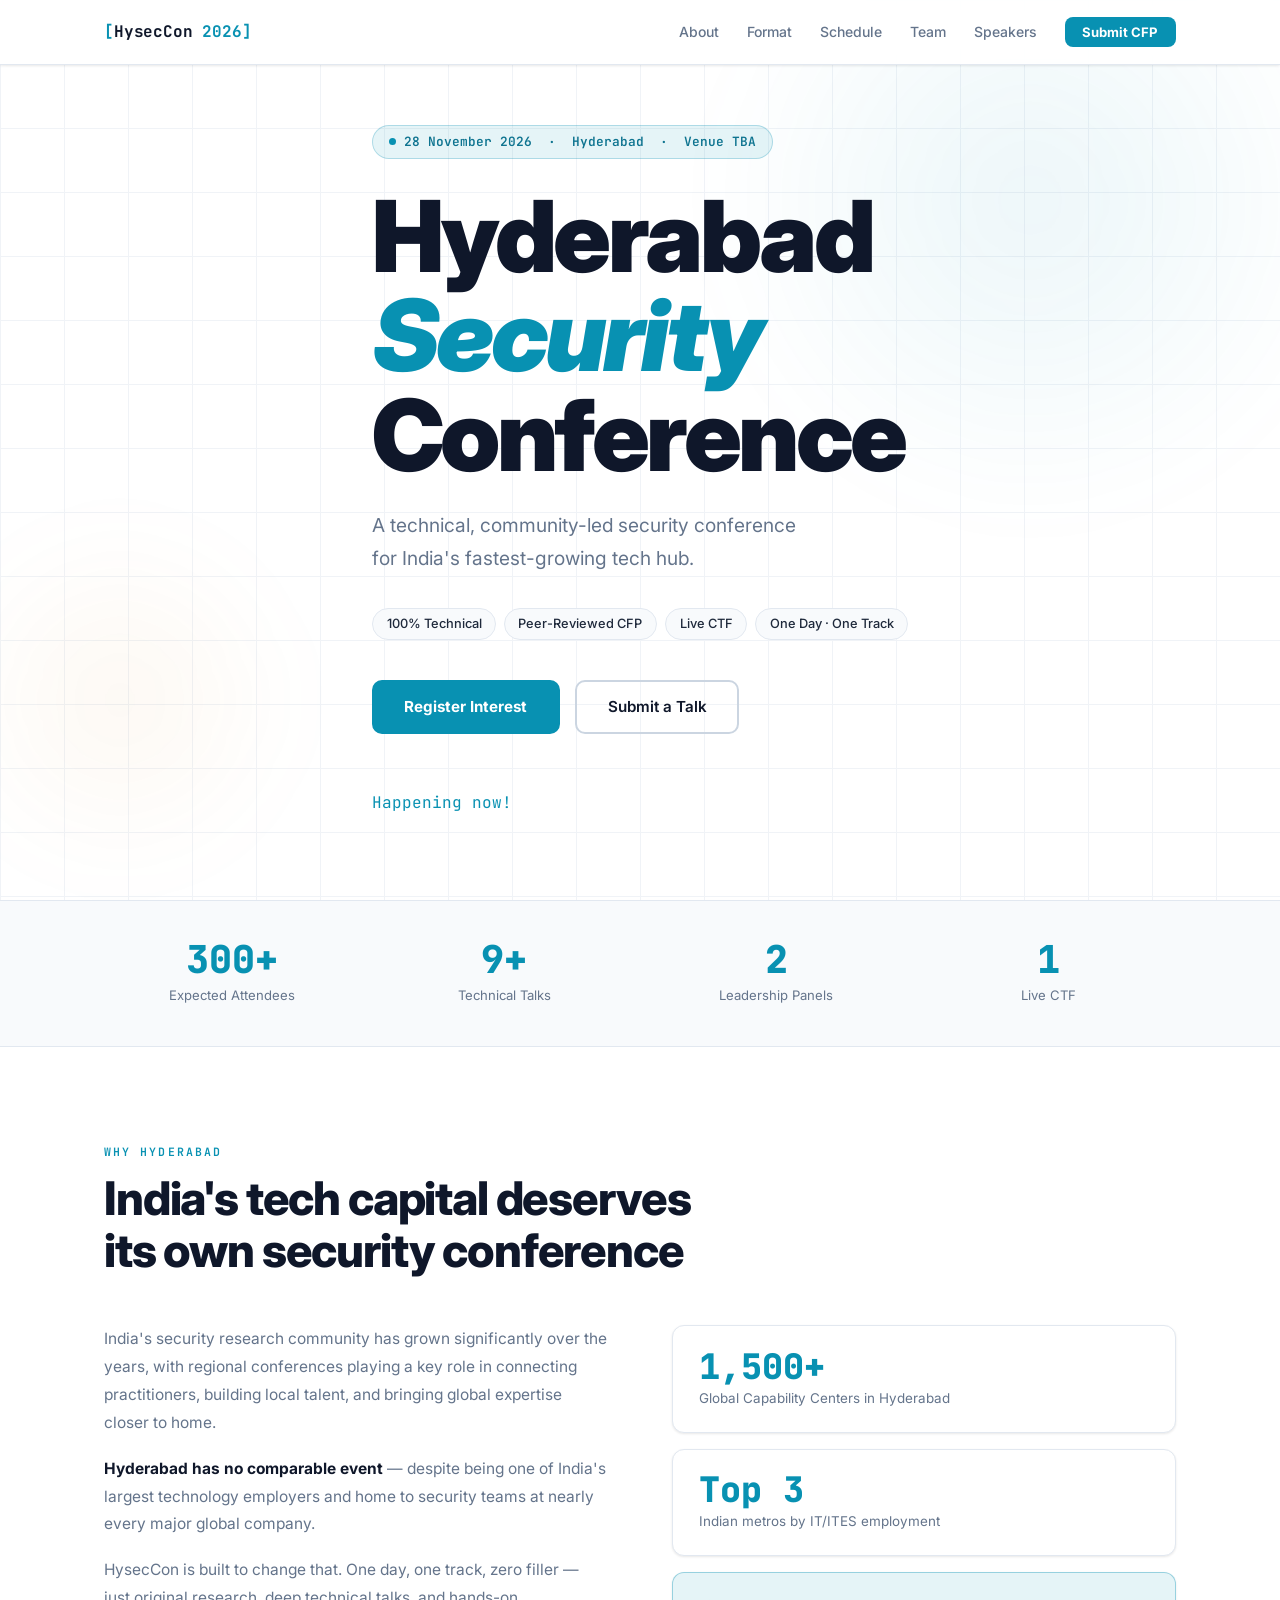
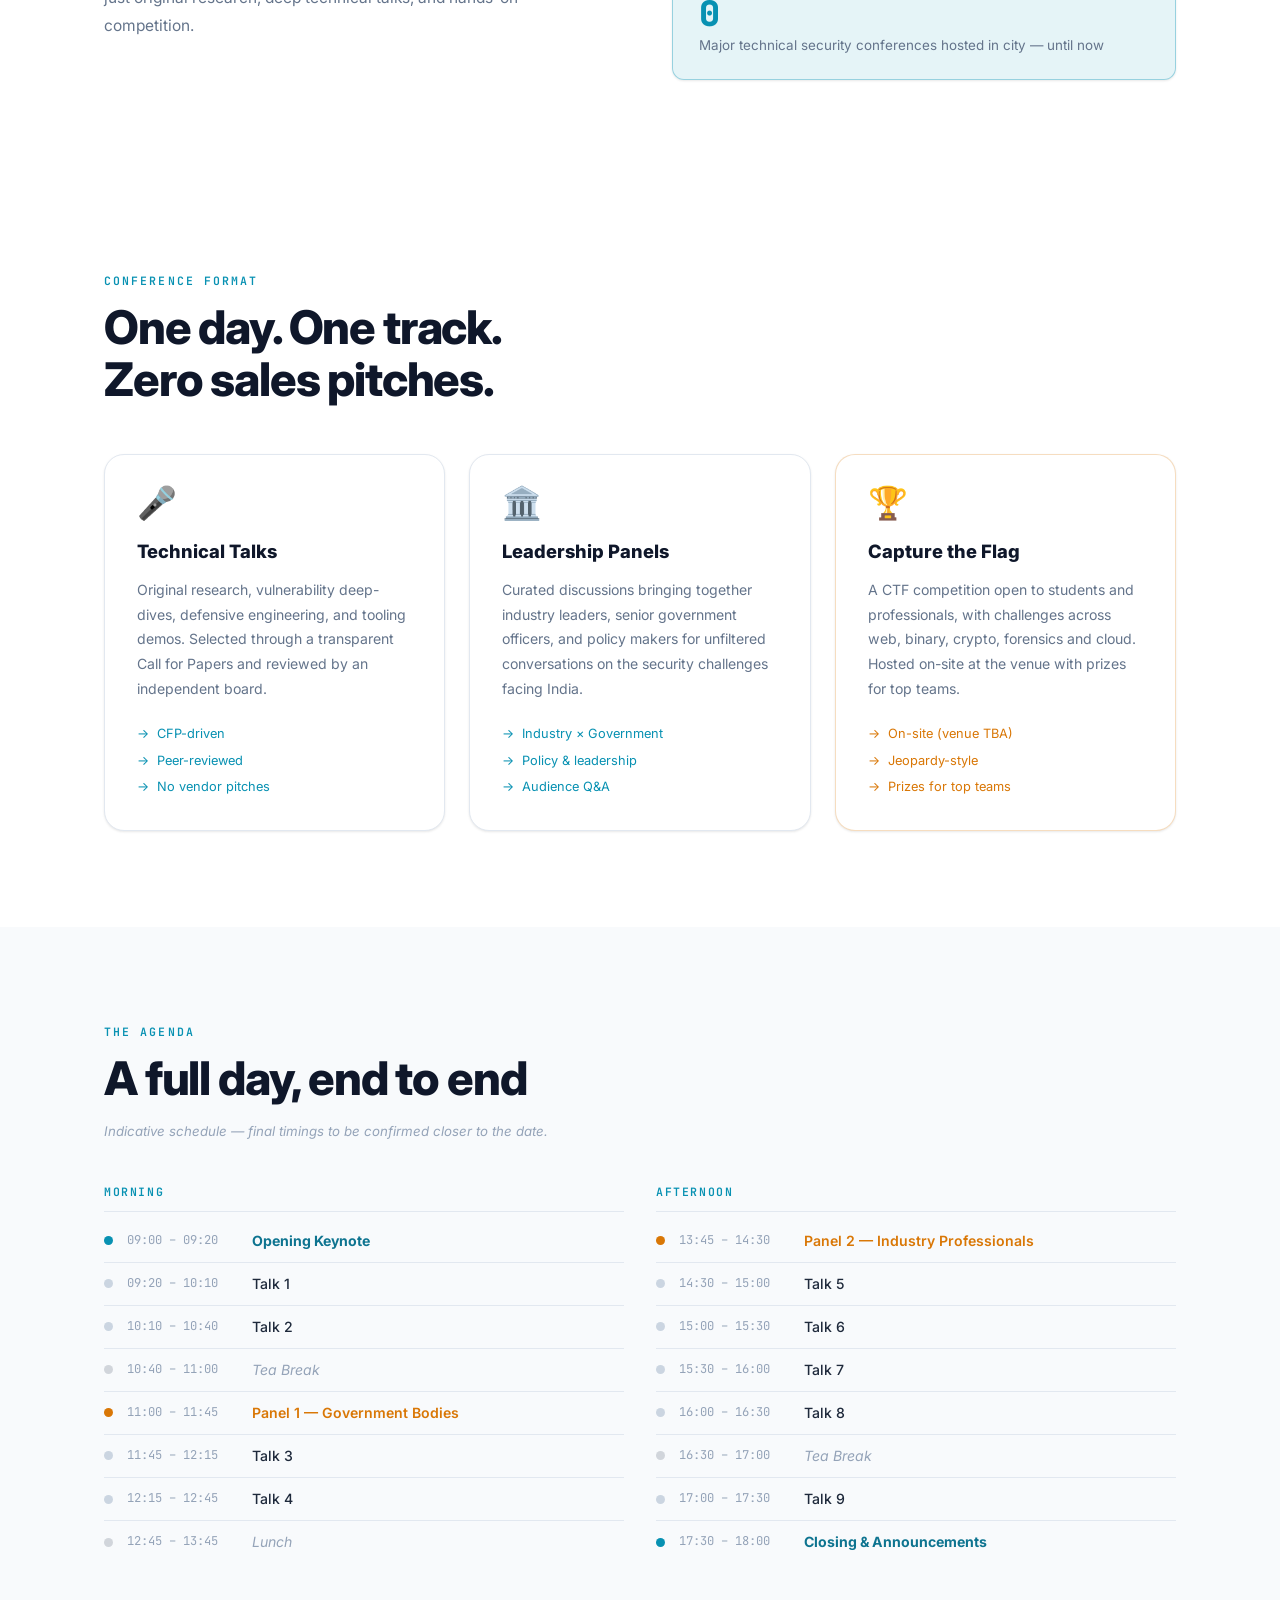
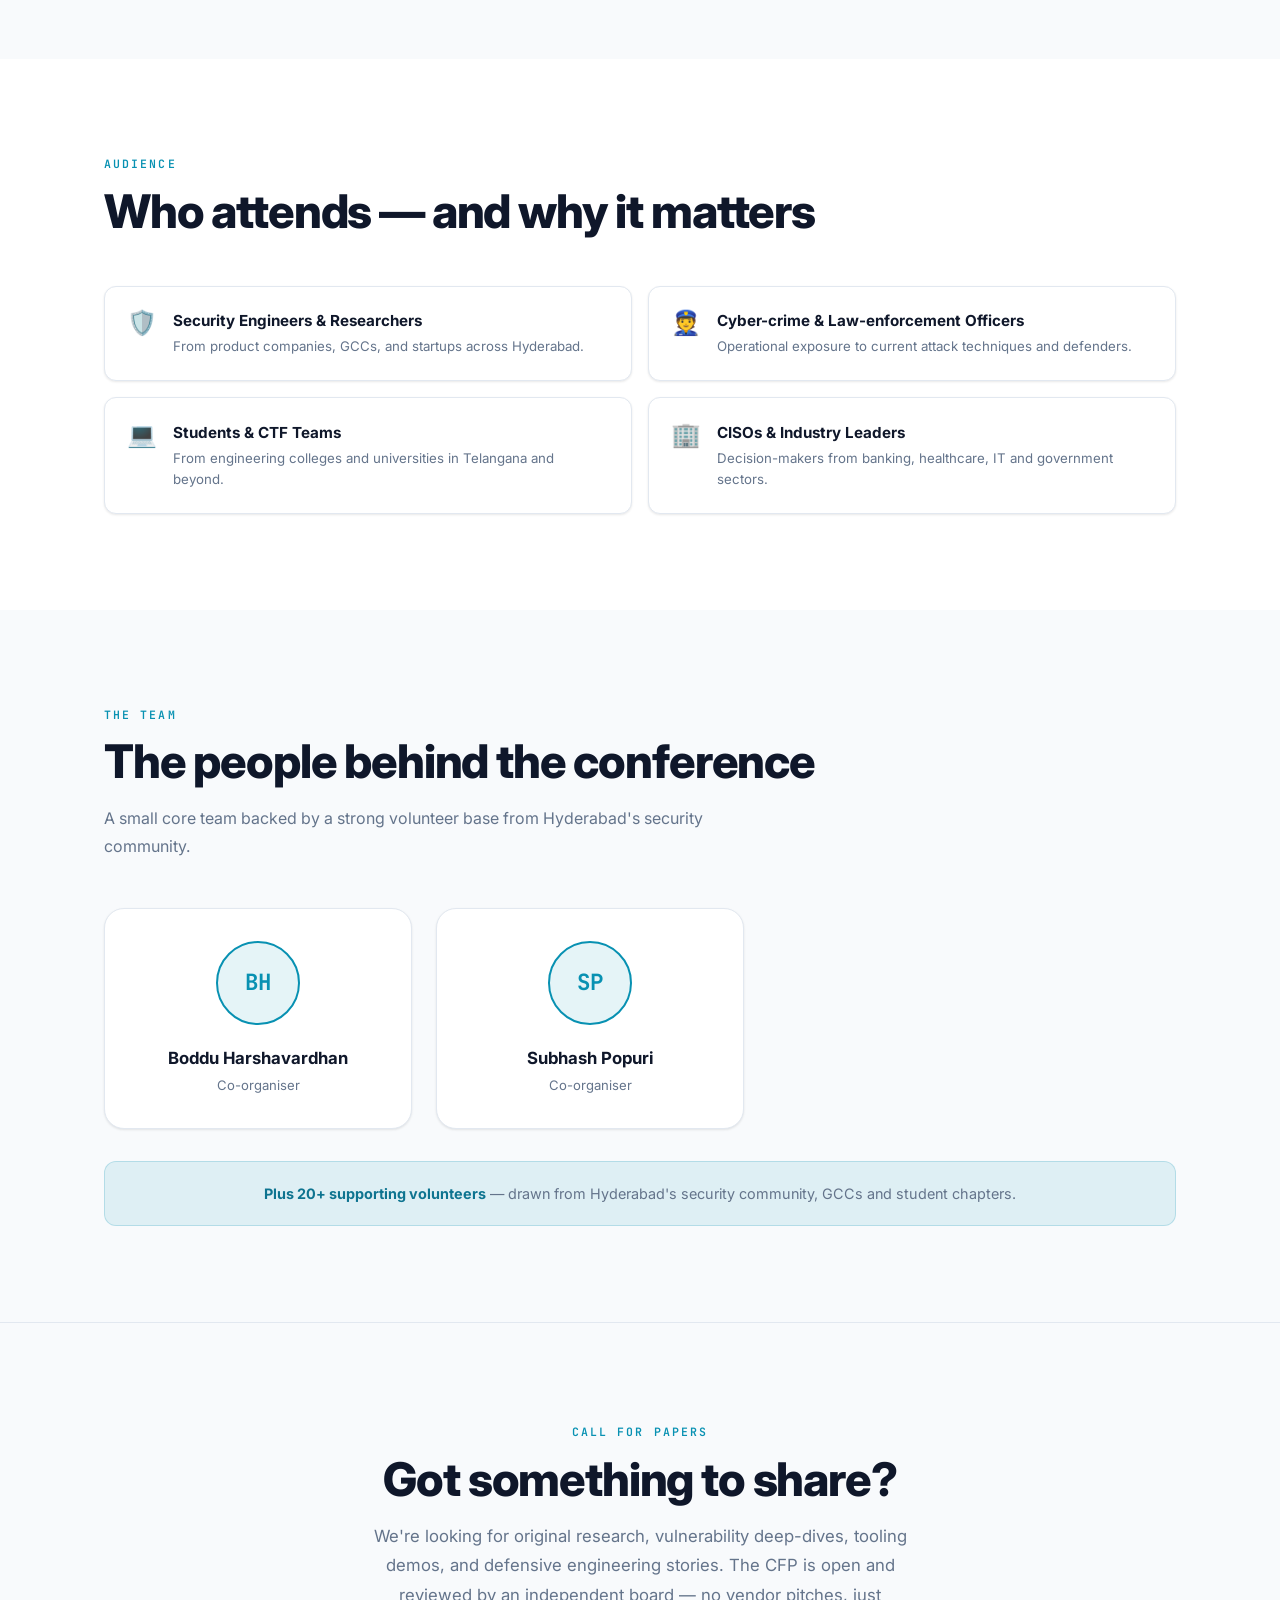
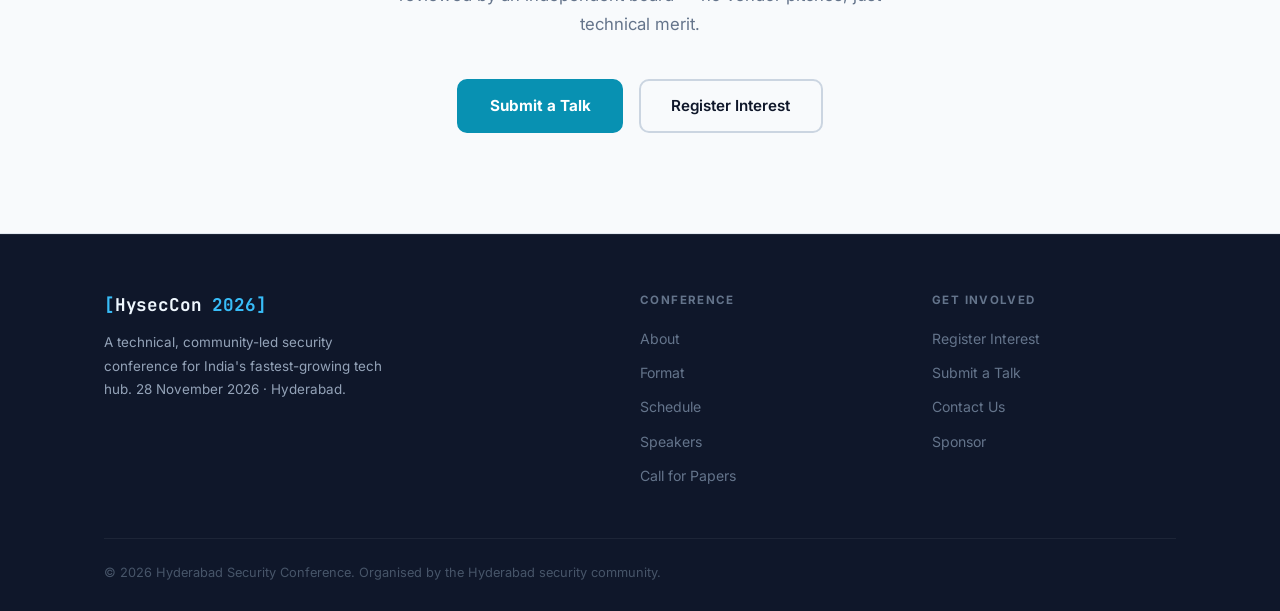
<file: index.html>
<!DOCTYPE html>
<html lang="en">
<head>
  <meta charset="UTF-8">
  <meta name="viewport" content="width=device-width, initial-scale=1.0">
  <title>HysecCon 2026 — Hyderabad Security Conference</title>
  <meta name="description" content="A technical, community-led security conference for India's fastest-growing tech hub. 28 November 2026 · Hyderabad.">
  <link rel="preconnect" href="https://fonts.googleapis.com">
  <link rel="preconnect" href="https://fonts.gstatic.com" crossorigin>
  <link href="https://fonts.googleapis.com/css2?family=Inter:ital,wght@0,400;0,500;0,600;0,700;0,800;0,900;1,700;1,800&family=JetBrains+Mono:wght@400;600;700&display=swap" rel="stylesheet">
  <link rel="stylesheet" href="styles.css">
</head>
<body>

  <!-- ── Navbar ── -->
  <nav class="navbar" id="navbar">
    <div class="nav-inner">
      <a href="index.html" class="nav-logo">
        <span class="logo-b">[</span>HysecCon<span class="logo-b"> 2026]</span>
      </a>
      <button class="hamburger" id="hamburger" aria-label="Toggle menu">
        <span></span><span></span><span></span>
      </button>
      <ul class="nav-links" id="navLinks">
        <li><a href="#about">About</a></li>
        <li><a href="#format">Format</a></li>
        <li><a href="#schedule">Schedule</a></li>
        <li><a href="#team">Team</a></li>
        <li><a href="speakers.html">Speakers</a></li>
        <li><a href="cfp.html" class="nav-cta">Submit CFP</a></li>
      </ul>
    </div>
  </nav>

  <!-- ── Hero ── -->
  <section class="hero" id="home">
    <div class="hero-bg">
      <div class="hero-grid"></div>
      <div class="hero-glow-1"></div>
      <div class="hero-glow-2"></div>
    </div>
    <div class="container hero-content">
      <div class="hero-badge">28 November 2026 &nbsp;·&nbsp; Hyderabad &nbsp;·&nbsp; Venue TBA</div>
      <h1 class="hero-title">
        Hyderabad<br>
        <em>Security</em><br>
        Conference
      </h1>
      <p class="hero-sub">
        A technical, community-led security conference<br>
        for India's fastest-growing tech hub.
      </p>
      <div class="hero-pills">
        <span class="pill">100% Technical</span>
        <span class="pill">Peer-Reviewed CFP</span>
        <span class="pill">Live CTF</span>
        <span class="pill">One Day · One Track</span>
      </div>
      <div class="hero-cta">
        <a href="https://forms.gle/a1vxxK7z7hAia7Ts5" target="_blank" rel="noopener" class="btn-primary">Register Interest</a>
        <a href="cfp.html" class="btn-outline">Submit a Talk</a>
      </div>
      <div class="countdown" id="countdown">
        <div class="cd-item"><span id="cd-d">--</span><label>Days</label></div>
        <div class="cd-sep">:</div>
        <div class="cd-item"><span id="cd-h">--</span><label>Hours</label></div>
        <div class="cd-sep">:</div>
        <div class="cd-item"><span id="cd-m">--</span><label>Mins</label></div>
        <div class="cd-sep">:</div>
        <div class="cd-item"><span id="cd-s">--</span><label>Secs</label></div>
      </div>
    </div>
  </section>

  <!-- ── Stats Bar ── -->
  <div class="stats-bar">
    <div class="container stats-grid">
      <div>
        <span class="stat-num">300+</span>
        <span class="stat-lbl">Expected Attendees</span>
      </div>
      <div>
        <span class="stat-num">9+</span>
        <span class="stat-lbl">Technical Talks</span>
      </div>
      <div>
        <span class="stat-num">2</span>
        <span class="stat-lbl">Leadership Panels</span>
      </div>
      <div>
        <span class="stat-num">1</span>
        <span class="stat-lbl">Live CTF</span>
      </div>
    </div>
  </div>

  <!-- ── Why Hyderabad ── -->
  <section class="section" id="about">
    <div class="container">
      <div class="eyebrow">Why Hyderabad</div>
      <h2 class="section-title">India's tech capital deserves<br>its own security conference</h2>
      <div class="about-grid">
        <div class="about-text">
          <p>India's security research community has grown significantly over the years, with regional conferences playing a key role in connecting practitioners, building local talent, and bringing global expertise closer to home.</p>
          <p><strong>Hyderabad has no comparable event</strong> — despite being one of India's largest technology employers and home to security teams at nearly every major global company.</p>
          <p>HysecCon is built to change that. One day, one track, zero filler — just original research, deep technical talks, and hands-on competition.</p>
        </div>
        <div class="about-kpis">
          <div class="kpi-card">
            <strong>1,500+</strong>
            <span>Global Capability Centers in Hyderabad</span>
          </div>
          <div class="kpi-card">
            <strong>Top 3</strong>
            <span>Indian metros by IT/ITES employment</span>
          </div>
          <div class="kpi-card highlight">
            <strong>0</strong>
            <span>Major technical security conferences hosted in city — until now</span>
          </div>
        </div>
      </div>
    </div>
  </section>

  <!-- ── Format ── -->
  <section class="section" id="format">
    <div class="container">
      <div class="eyebrow">Conference Format</div>
      <h2 class="section-title">One day. One track.<br>Zero sales pitches.</h2>
      <div class="format-grid">
        <div class="fmt-card">
          <div class="fmt-icon">🎤</div>
          <h3>Technical Talks</h3>
          <p>Original research, vulnerability deep-dives, defensive engineering, and tooling demos. Selected through a transparent Call for Papers and reviewed by an independent board.</p>
          <ul class="fmt-tags">
            <li>CFP-driven</li>
            <li>Peer-reviewed</li>
            <li>No vendor pitches</li>
          </ul>
        </div>
        <div class="fmt-card">
          <div class="fmt-icon">🏛️</div>
          <h3>Leadership Panels</h3>
          <p>Curated discussions bringing together industry leaders, senior government officers, and policy makers for unfiltered conversations on the security challenges facing India.</p>
          <ul class="fmt-tags">
            <li>Industry × Government</li>
            <li>Policy &amp; leadership</li>
            <li>Audience Q&amp;A</li>
          </ul>
        </div>
        <div class="fmt-card gold">
          <div class="fmt-icon">🏆</div>
          <h3>Capture the Flag</h3>
          <p>A CTF competition open to students and professionals, with challenges across web, binary, crypto, forensics and cloud. Hosted on-site at the venue with prizes for top teams.</p>
          <ul class="fmt-tags">
            <li>On-site (venue TBA)</li>
            <li>Jeopardy-style</li>
            <li>Prizes for top teams</li>
          </ul>
        </div>
      </div>
    </div>
  </section>

  <!-- ── Schedule ── -->
  <section class="section section-alt" id="schedule">
    <div class="container">
      <div class="eyebrow">The Agenda</div>
      <h2 class="section-title">A full day, end to end</h2>
      <p class="sched-note">Indicative schedule — final timings to be confirmed closer to the date.</p>
      <div class="sched-cols">
        <div>
          <div class="sched-col-label">Morning</div>
          <div class="si">
            <div class="si-dot keynote"></div>
            <span class="si-time">09:00 – 09:20</span>
            <span class="si-title is-keynote">Opening Keynote</span>
          </div>
          <div class="si">
            <div class="si-dot talk"></div>
            <span class="si-time">09:20 – 10:10</span>
            <span class="si-title">Talk 1</span>
          </div>
          <div class="si">
            <div class="si-dot talk"></div>
            <span class="si-time">10:10 – 10:40</span>
            <span class="si-title">Talk 2</span>
          </div>
          <div class="si">
            <div class="si-dot breaktime"></div>
            <span class="si-time">10:40 – 11:00</span>
            <span class="si-title is-break">Tea Break</span>
          </div>
          <div class="si">
            <div class="si-dot panel"></div>
            <span class="si-time">11:00 – 11:45</span>
            <span class="si-title is-panel">Panel 1 — Government Bodies</span>
          </div>
          <div class="si">
            <div class="si-dot talk"></div>
            <span class="si-time">11:45 – 12:15</span>
            <span class="si-title">Talk 3</span>
          </div>
          <div class="si">
            <div class="si-dot talk"></div>
            <span class="si-time">12:15 – 12:45</span>
            <span class="si-title">Talk 4</span>
          </div>
          <div class="si">
            <div class="si-dot breaktime"></div>
            <span class="si-time">12:45 – 13:45</span>
            <span class="si-title is-break">Lunch</span>
          </div>
        </div>
        <div>
          <div class="sched-col-label">Afternoon</div>
          <div class="si">
            <div class="si-dot panel"></div>
            <span class="si-time">13:45 – 14:30</span>
            <span class="si-title is-panel">Panel 2 — Industry Professionals</span>
          </div>
          <div class="si">
            <div class="si-dot talk"></div>
            <span class="si-time">14:30 – 15:00</span>
            <span class="si-title">Talk 5</span>
          </div>
          <div class="si">
            <div class="si-dot talk"></div>
            <span class="si-time">15:00 – 15:30</span>
            <span class="si-title">Talk 6</span>
          </div>
          <div class="si">
            <div class="si-dot talk"></div>
            <span class="si-time">15:30 – 16:00</span>
            <span class="si-title">Talk 7</span>
          </div>
          <div class="si">
            <div class="si-dot talk"></div>
            <span class="si-time">16:00 – 16:30</span>
            <span class="si-title">Talk 8</span>
          </div>
          <div class="si">
            <div class="si-dot breaktime"></div>
            <span class="si-time">16:30 – 17:00</span>
            <span class="si-title is-break">Tea Break</span>
          </div>
          <div class="si">
            <div class="si-dot talk"></div>
            <span class="si-time">17:00 – 17:30</span>
            <span class="si-title">Talk 9</span>
          </div>
          <div class="si">
            <div class="si-dot keynote"></div>
            <span class="si-time">17:30 – 18:00</span>
            <span class="si-title is-keynote">Closing &amp; Announcements</span>
          </div>
        </div>
      </div>
    </div>
  </section>

  <!-- ── Audience ── -->
  <section class="section">
    <div class="container">
      <div class="eyebrow">Audience</div>
      <h2 class="section-title">Who attends — and why it matters</h2>
      <div class="audience-grid">
        <div class="aud-card">
          <div class="aud-icon">🛡️</div>
          <div>
            <h3>Security Engineers &amp; Researchers</h3>
            <p>From product companies, GCCs, and startups across Hyderabad.</p>
          </div>
        </div>
        <div class="aud-card">
          <div class="aud-icon">👮</div>
          <div>
            <h3>Cyber-crime &amp; Law-enforcement Officers</h3>
            <p>Operational exposure to current attack techniques and defenders.</p>
          </div>
        </div>
        <div class="aud-card">
          <div class="aud-icon">💻</div>
          <div>
            <h3>Students &amp; CTF Teams</h3>
            <p>From engineering colleges and universities in Telangana and beyond.</p>
          </div>
        </div>
        <div class="aud-card">
          <div class="aud-icon">🏢</div>
          <div>
            <h3>CISOs &amp; Industry Leaders</h3>
            <p>Decision-makers from banking, healthcare, IT and government sectors.</p>
          </div>
        </div>
      </div>
    </div>
  </section>

  <!-- ── Team ── -->
  <section class="section section-alt" id="team">
    <div class="container">
      <div class="eyebrow">The Team</div>
      <h2 class="section-title">The people behind the conference</h2>
      <p class="section-lead">A small core team backed by a strong volunteer base from Hyderabad's security community.</p>
      <div class="team-grid">
        <div class="team-card">
          <div class="team-avatar">
            <span class="team-initials">BH</span>
          </div>
          <h3>Boddu Harshavardhan</h3>
          <p>Co-organiser</p>
        </div>
        <div class="team-card">
          <div class="team-avatar">
            <span class="team-initials">SP</span>
          </div>
          <h3>Subhash Popuri</h3>
          <p>Co-organiser</p>
        </div>
      </div>
      <div class="team-volunteers">
        <strong>Plus 20+ supporting volunteers</strong> — drawn from Hyderabad's security community, GCCs and student chapters.
      </div>
    </div>
  </section>

  <!-- ── CFP CTA ── -->
  <section class="cta-section" id="cfp">
    <div class="container">
      <div class="eyebrow">Call for Papers</div>
      <h2 class="section-title">Got something to share?</h2>
      <p>We're looking for original research, vulnerability deep-dives, tooling demos, and defensive engineering stories. The CFP is open and reviewed by an independent board — no vendor pitches, just technical merit.</p>
      <div class="cta-buttons">
        <a href="cfp.html" class="btn-primary">Submit a Talk</a>
        <a href="https://forms.gle/a1vxxK7z7hAia7Ts5" target="_blank" rel="noopener" class="btn-outline">Register Interest</a>
      </div>
    </div>
  </section>

  <!-- ── Footer ── -->
  <footer class="footer">
    <div class="container">
      <div class="footer-grid">
        <div class="footer-brand">
          <a href="index.html" class="nav-logo">
            <span class="logo-b">[</span>HysecCon<span class="logo-b"> 2026]</span>
          </a>
          <p>A technical, community-led security conference for India's fastest-growing tech hub. 28 November 2026 · Hyderabad.</p>
        </div>
        <div class="footer-col">
          <h4>Conference</h4>
          <ul>
            <li><a href="about.html">About</a></li>
            <li><a href="#format">Format</a></li>
            <li><a href="schedule.html">Schedule</a></li>
            <li><a href="speakers.html">Speakers</a></li>
            <li><a href="cfp.html">Call for Papers</a></li>
          </ul>
        </div>
        <div class="footer-col">
          <h4>Get Involved</h4>
          <ul>
            <li><a href="https://forms.gle/a1vxxK7z7hAia7Ts5" target="_blank" rel="noopener">Register Interest</a></li>
            <li><a href="cfp.html">Submit a Talk</a></li>
            <li><a href="contact.html">Contact Us</a></li>
            <li><a href="contact.html">Sponsor</a></li>
          </ul>
        </div>
      </div>
      <div class="footer-bottom">
        <p>© 2026 Hyderabad Security Conference. Organised by the Hyderabad security community.</p>
      </div>
    </div>
  </footer>

  <script>
    // Hamburger toggle
    const hamburger = document.getElementById('hamburger');
    const navLinks  = document.getElementById('navLinks');
    hamburger.addEventListener('click', () => {
      navLinks.classList.toggle('open');
    });

    // Close nav on link click (mobile)
    navLinks.querySelectorAll('a').forEach(a => {
      a.addEventListener('click', () => navLinks.classList.remove('open'));
    });

    // Countdown to 28 Nov 2026 09:00 IST (UTC+5:30)
    const target = new Date('2026-11-28T09:00:00+05:30');

    function pad(n) { return String(n).padStart(2, '0'); }

    function tick() {
      const diff = target - Date.now();
      if (diff <= 0) {
        document.getElementById('countdown').innerHTML =
          '<span style="color:var(--cyan);font-family:var(--font-mono)">Happening now!</span>';
        return;
      }
      const s = Math.floor(diff / 1000);
      const m = Math.floor(s / 60);
      const h = Math.floor(m / 60);
      const d = Math.floor(h / 24);
      document.getElementById('cd-d').textContent = pad(d);
      document.getElementById('cd-h').textContent = pad(h % 24);
      document.getElementById('cd-m').textContent = pad(m % 60);
      document.getElementById('cd-s').textContent = pad(s % 60);
    }

    tick();
    setInterval(tick, 1000);
  </script>
</body>
</html>
</file>
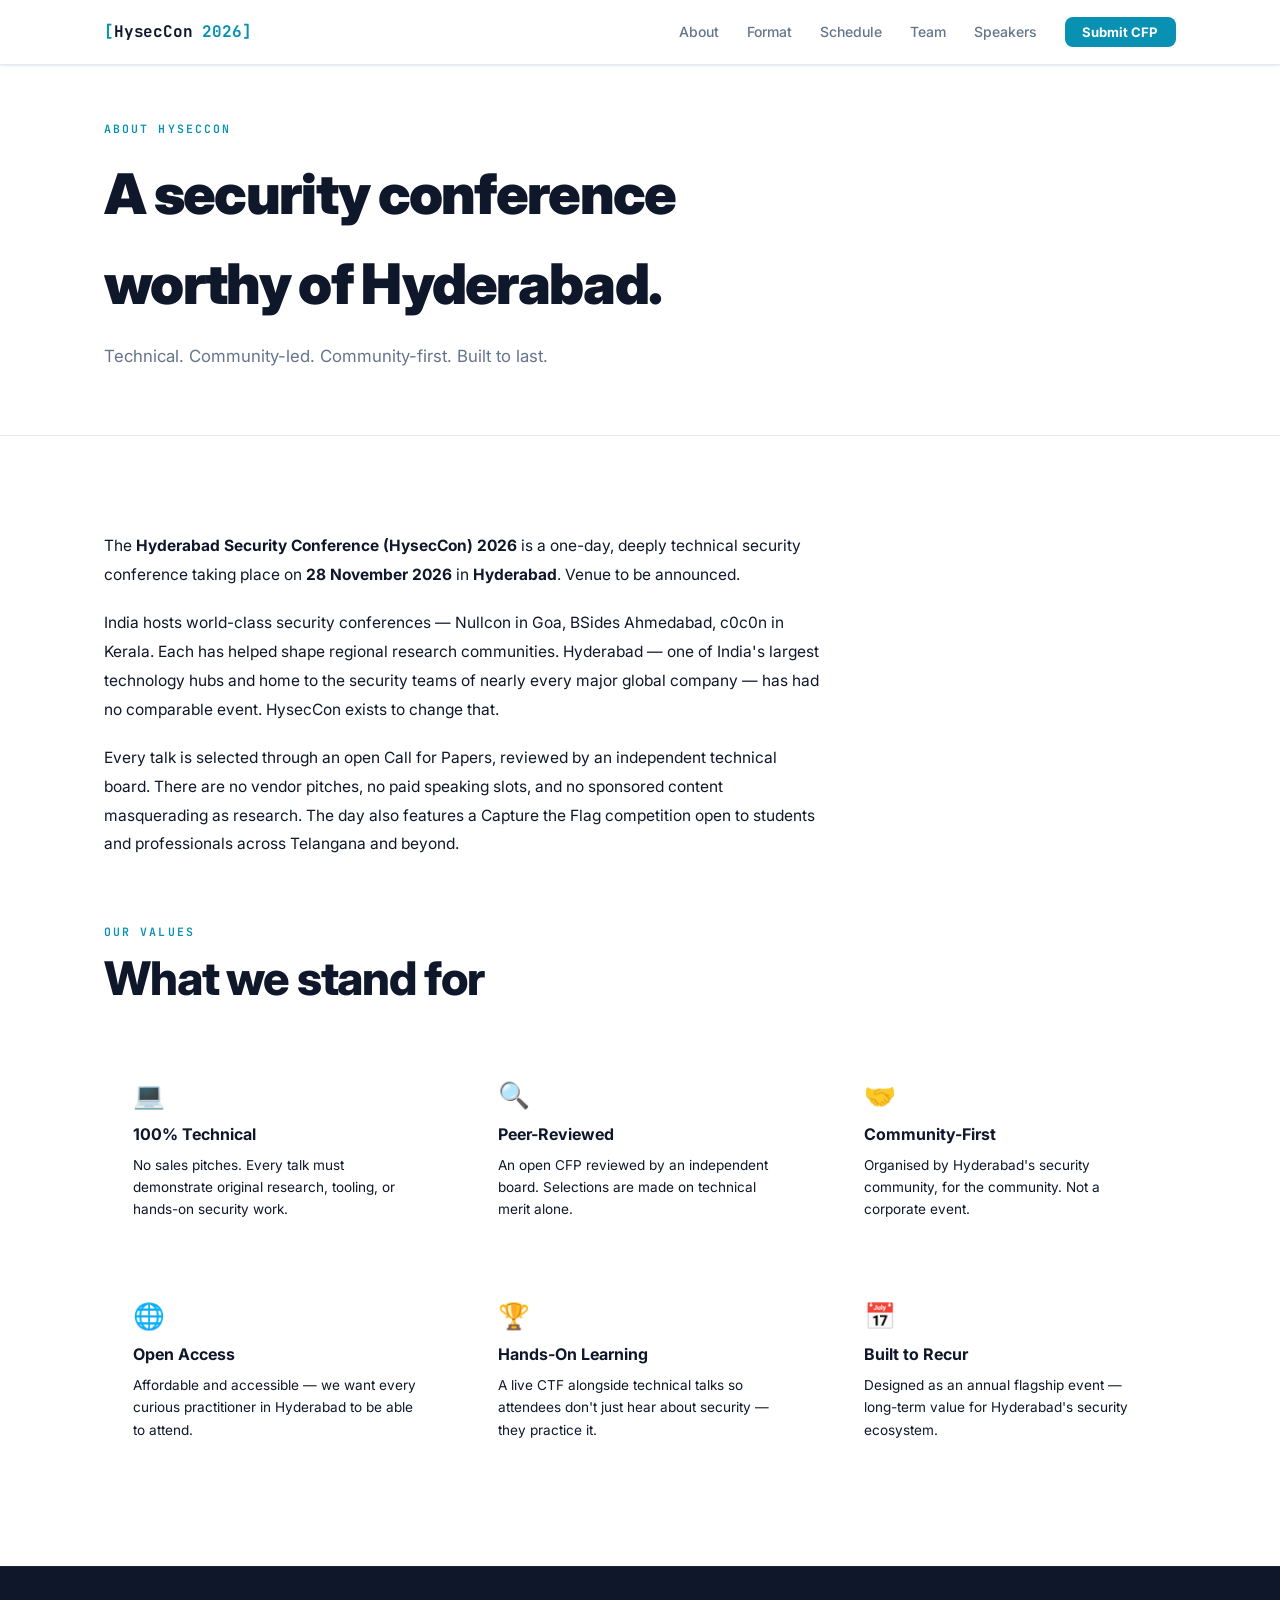
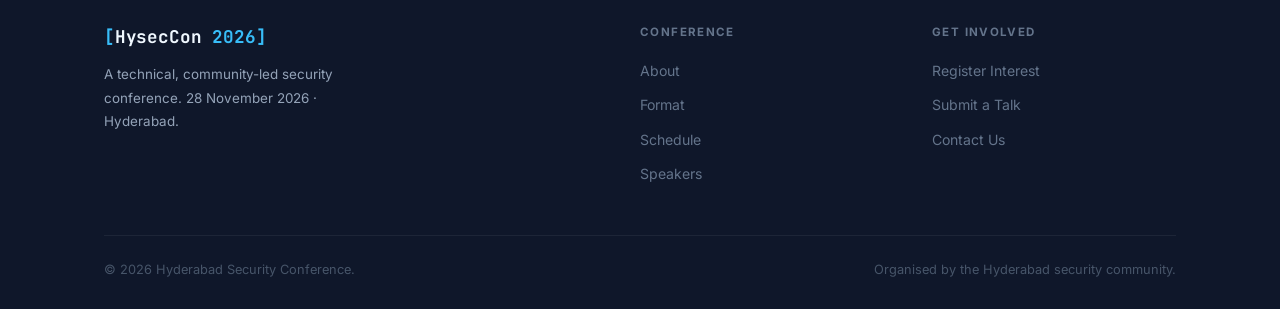
<file: about.html>
<!DOCTYPE html>
<html lang="en">
<head>
  <meta charset="UTF-8">
  <meta name="viewport" content="width=device-width, initial-scale=1.0">
  <title>About — HysecCon 2026</title>
  <meta name="description" content="About HysecCon 2026 — a technical, community-led security conference for Hyderabad.">
  <link rel="preconnect" href="https://fonts.googleapis.com">
  <link rel="preconnect" href="https://fonts.gstatic.com" crossorigin>
  <link href="https://fonts.googleapis.com/css2?family=Inter:ital,wght@0,400;0,500;0,600;0,700;0,800;0,900;1,700&family=JetBrains+Mono:wght@400;600;700&display=swap" rel="stylesheet">
  <link rel="stylesheet" href="styles.css">
  <style>
    .values-grid {
      display: grid;
      grid-template-columns: repeat(3,1fr);
      gap: 1.5rem;
      margin-top: 3rem;
    }
    .value-card {
      background: rgba(255,255,255,0.028);
      border: 1px solid rgba(255,255,255,0.07);
      border-radius: 14px;
      padding: 1.75rem;
    }
    .value-card .vi { font-size: 1.6rem; margin-bottom: 0.85rem; line-height: 1; }
    .value-card h3 { font-size: 1rem; font-weight: 700; margin-bottom: 0.4rem; }
    .value-card p { font-size: 0.85rem; color: var(--gray-400); line-height: 1.65; }
    .about-body {
      max-width: 720px;
      margin-top: 2rem;
    }
    .about-body p {
      color: var(--gray-400);
      font-size: 0.97rem;
      line-height: 1.85;
      margin-bottom: 1.25rem;
    }
    .about-body strong { color: var(--white); }
    @media (max-width: 700px) { .values-grid { grid-template-columns: 1fr; } }
  </style>
</head>
<body>

  <nav class="navbar">
    <div class="nav-inner">
      <a href="/" class="nav-logo">
        <span class="logo-b">[</span>HysecCon<span class="logo-b"> 2026]</span>
      </a>
      <button class="hamburger" id="hamburger" aria-label="Toggle menu">
        <span></span><span></span><span></span>
      </button>
      <ul class="nav-links" id="navLinks">
        <li><a href="about.html">About</a></li>
        <li><a href="index.html#format">Format</a></li>
        <li><a href="schedule.html">Schedule</a></li>
        <li><a href="index.html#team">Team</a></li>
        <li><a href="speakers.html">Speakers</a></li>
        <li><a href="cfp.html" class="nav-cta">Submit CFP</a></li>
      </ul>
    </div>
  </nav>

  <div class="page-hero">
    <div class="container">
      <div class="eyebrow">About HysecCon</div>
      <h1>A security conference<br>worthy of Hyderabad.</h1>
      <p>Technical. Community-led. Community-first. Built to last.</p>
    </div>
  </div>

  <div class="page-content">
    <div class="container">

      <div class="about-body">
        <p>The <strong>Hyderabad Security Conference (HysecCon) 2026</strong> is a one-day, deeply technical security conference taking place on <strong>28 November 2026</strong> in <strong>Hyderabad</strong>. Venue to be announced.</p>
        <p>India hosts world-class security conferences — Nullcon in Goa, BSides Ahmedabad, c0c0n in Kerala. Each has helped shape regional research communities. Hyderabad — one of India's largest technology hubs and home to the security teams of nearly every major global company — has had no comparable event. HysecCon exists to change that.</p>
        <p>Every talk is selected through an open Call for Papers, reviewed by an independent technical board. There are no vendor pitches, no paid speaking slots, and no sponsored content masquerading as research. The day also features a Capture the Flag competition open to students and professionals across Telangana and beyond.</p>
      </div>

      <div class="eyebrow" style="margin-top:4rem;">Our values</div>
      <h2 class="section-title">What we stand for</h2>
      <div class="values-grid">
        <div class="value-card">
          <div class="vi">💻</div>
          <h3>100% Technical</h3>
          <p>No sales pitches. Every talk must demonstrate original research, tooling, or hands-on security work.</p>
        </div>
        <div class="value-card">
          <div class="vi">🔍</div>
          <h3>Peer-Reviewed</h3>
          <p>An open CFP reviewed by an independent board. Selections are made on technical merit alone.</p>
        </div>
        <div class="value-card">
          <div class="vi">🤝</div>
          <h3>Community-First</h3>
          <p>Organised by Hyderabad's security community, for the community. Not a corporate event.</p>
        </div>
        <div class="value-card">
          <div class="vi">🌐</div>
          <h3>Open Access</h3>
          <p>Affordable and accessible — we want every curious practitioner in Hyderabad to be able to attend.</p>
        </div>
        <div class="value-card">
          <div class="vi">🏆</div>
          <h3>Hands-On Learning</h3>
          <p>A live CTF alongside technical talks so attendees don't just hear about security — they practice it.</p>
        </div>
        <div class="value-card">
          <div class="vi">📅</div>
          <h3>Built to Recur</h3>
          <p>Designed as an annual flagship event — long-term value for Hyderabad's security ecosystem.</p>
        </div>
      </div>

    </div>
  </div>

  <footer class="footer">
    <div class="container">
      <div class="footer-grid">
        <div class="footer-brand">
          <a href="/" class="nav-logo"><span class="logo-b">[</span>HysecCon<span class="logo-b"> 2026]</span></a>
          <p>A technical, community-led security conference. 28 November 2026 · Hyderabad.</p>
        </div>
        <div class="footer-col">
          <h4>Conference</h4>
          <ul>
            <li><a href="about.html">About</a></li>
            <li><a href="index.html#format">Format</a></li>
            <li><a href="schedule.html">Schedule</a></li>
            <li><a href="speakers.html">Speakers</a></li>
          </ul>
        </div>
        <div class="footer-col">
          <h4>Get Involved</h4>
          <ul>
            <li><a href="https://forms.gle/a1vxxK7z7hAia7Ts5" target="_blank" rel="noopener">Register Interest</a></li>
            <li><a href="cfp.html">Submit a Talk</a></li>
            <li><a href="contact.html">Contact Us</a></li>
          </ul>
        </div>
      </div>
      <div class="footer-bottom">
        <p>© 2026 Hyderabad Security Conference.</p>
        <p>Organised by the Hyderabad security community.</p>
      </div>
    </div>
  </footer>

  <script>
    const hamburger = document.getElementById('hamburger');
    const navLinks  = document.getElementById('navLinks');
    hamburger.addEventListener('click', () => navLinks.classList.toggle('open'));
    navLinks.querySelectorAll('a').forEach(a => a.addEventListener('click', () => navLinks.classList.remove('open')));
  </script>
</body>
</html>
</file>
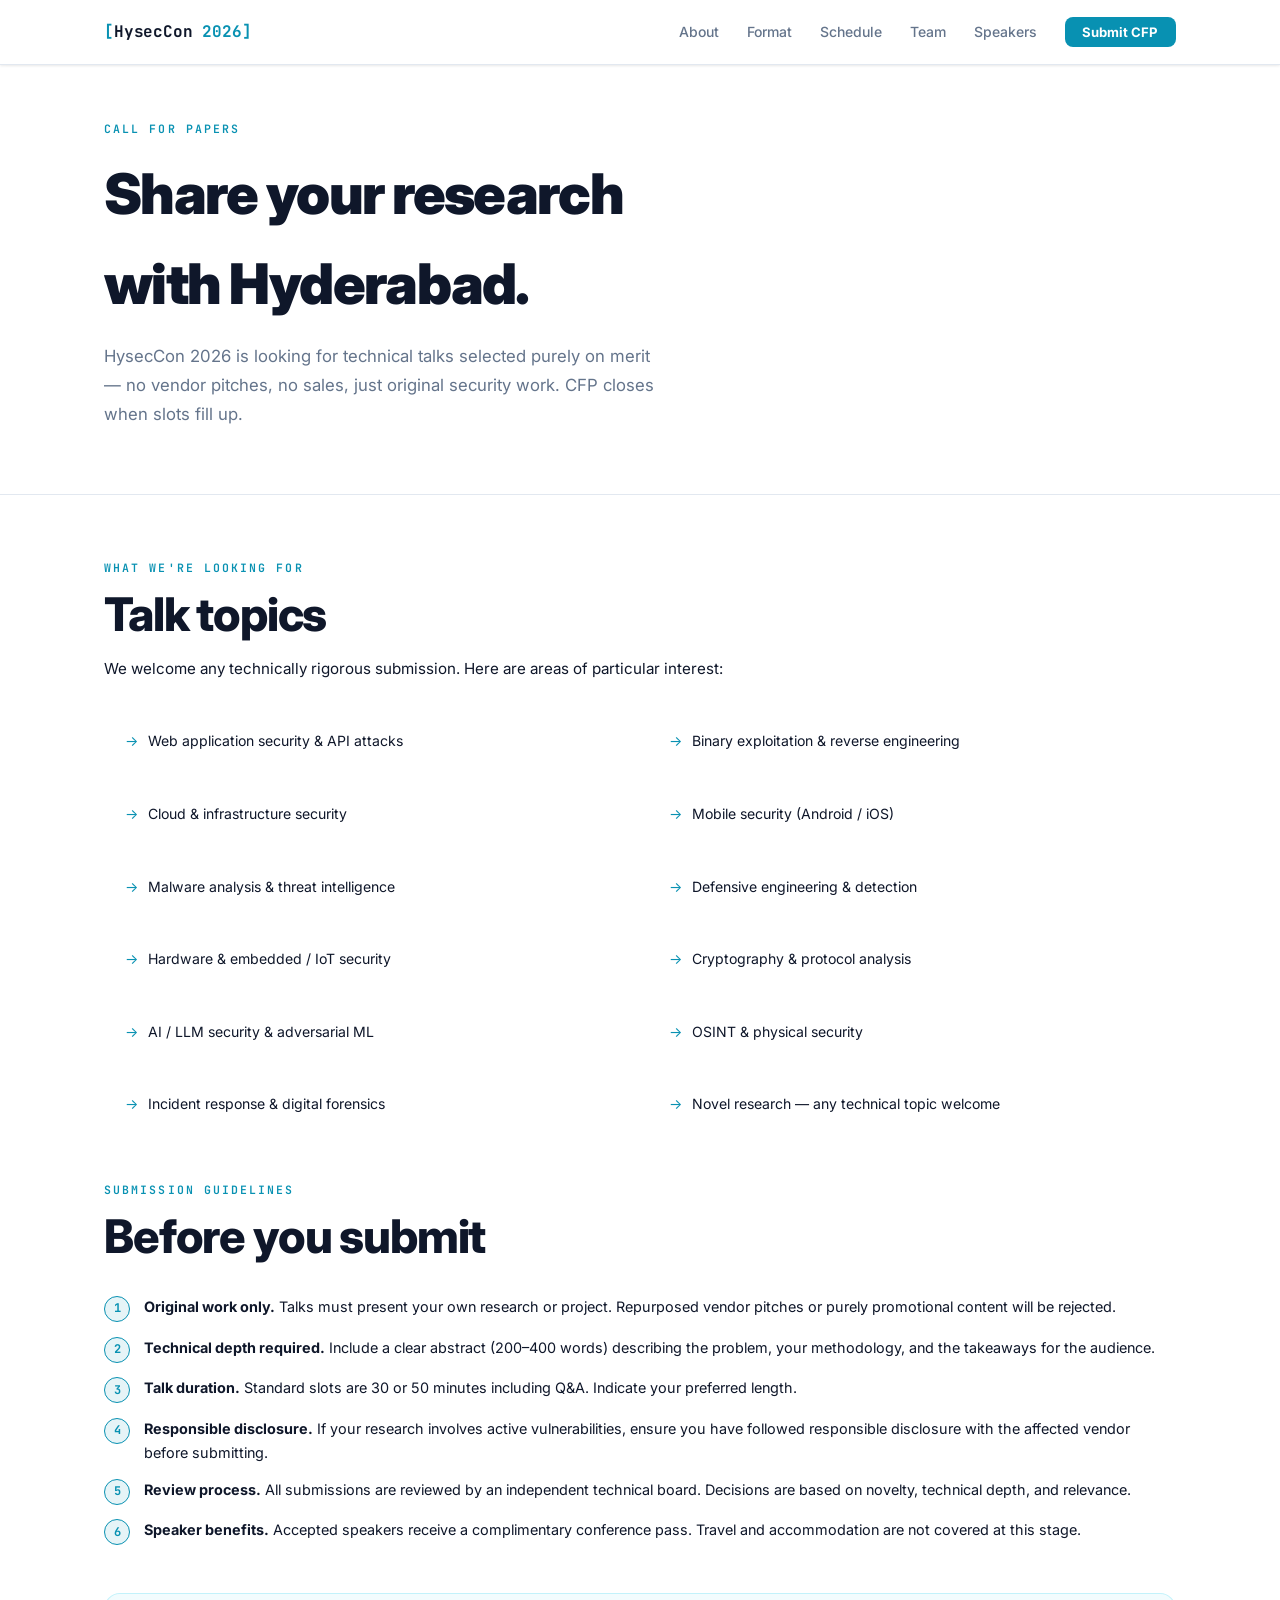
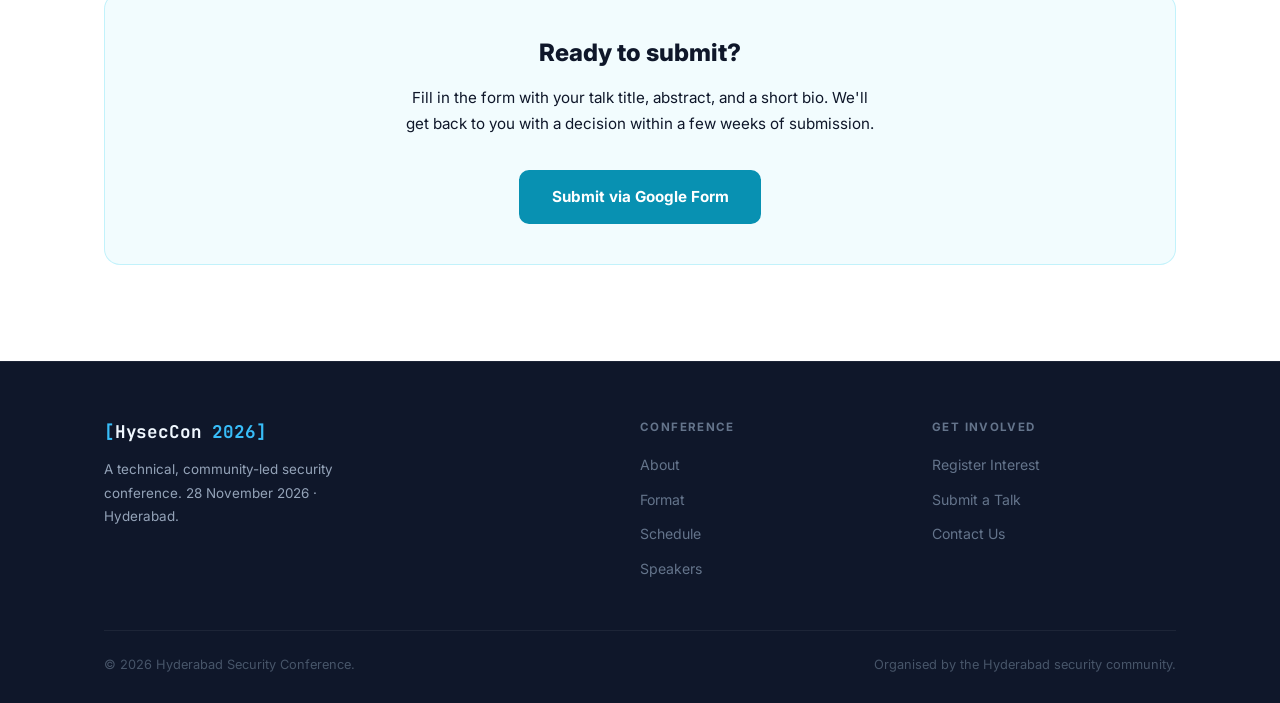
<file: cfp.html>
<!DOCTYPE html>
<html lang="en">
<head>
  <meta charset="UTF-8">
  <meta name="viewport" content="width=device-width, initial-scale=1.0">
  <title>Call for Papers — HysecCon 2026</title>
  <meta name="description" content="Submit your talk to HysecCon 2026. We're looking for original security research, vulnerability deep-dives, and tooling demos.">
  <link rel="preconnect" href="https://fonts.googleapis.com">
  <link rel="preconnect" href="https://fonts.gstatic.com" crossorigin>
  <link href="https://fonts.googleapis.com/css2?family=Inter:ital,wght@0,400;0,500;0,600;0,700;0,800;0,900;1,700&family=JetBrains+Mono:wght@400;600;700&display=swap" rel="stylesheet">
  <link rel="stylesheet" href="styles.css">
  <style>
    .cfp-topics {
      display: grid;
      grid-template-columns: repeat(2,1fr);
      gap: 1rem;
      margin: 2rem 0;
    }
    .topic {
      background: rgba(255,255,255,0.028);
      border: 1px solid rgba(255,255,255,0.07);
      border-radius: 10px;
      padding: 1rem 1.25rem;
      font-size: 0.88rem;
      color: var(--gray-200);
      display: flex;
      gap: 0.6rem;
      align-items: flex-start;
    }
    .topic::before { content: '→'; color: var(--cyan); flex-shrink: 0; }
    .cfp-rules { margin: 2rem 0; display: flex; flex-direction: column; gap: 0.85rem; }
    .rule {
      display: flex; gap: 0.85rem; align-items: flex-start;
      font-size: 0.9rem; color: var(--gray-400);
    }
    .rule-num {
      width: 26px; height: 26px; border-radius: 50%;
      background: var(--cyan-dim); border: 1px solid var(--cyan);
      font-family: var(--font-mono); font-size: 0.75rem; font-weight: 700;
      color: var(--cyan); display: flex; align-items: center; justify-content: center;
      flex-shrink: 0; margin-top: 1px;
    }
    .rule p { line-height: 1.65; }
    .rule strong { color: var(--white); }
    .cfp-form-cta {
      background: rgba(0,200,232,0.05);
      border: 1px solid rgba(0,200,232,0.2);
      border-radius: 16px;
      padding: 2.5rem;
      text-align: center;
      margin-top: 3rem;
    }
    .cfp-form-cta h3 { font-size: 1.5rem; font-weight: 800; margin-bottom: 0.75rem; }
    .cfp-form-cta p { color: var(--gray-400); margin-bottom: 2rem; font-size: 0.95rem; line-height: 1.75; max-width: 480px; margin-left: auto; margin-right: auto; }
    @media (max-width: 640px) { .cfp-topics { grid-template-columns: 1fr; } }
  </style>
</head>
<body>

  <nav class="navbar">
    <div class="nav-inner">
      <a href="/" class="nav-logo">
        <span class="logo-b">[</span>HysecCon<span class="logo-b"> 2026]</span>
      </a>
      <button class="hamburger" id="hamburger" aria-label="Toggle menu">
        <span></span><span></span><span></span>
      </button>
      <ul class="nav-links" id="navLinks">
        <li><a href="about.html">About</a></li>
        <li><a href="index.html#format">Format</a></li>
        <li><a href="schedule.html">Schedule</a></li>
        <li><a href="index.html#team">Team</a></li>
        <li><a href="speakers.html">Speakers</a></li>
        <li><a href="cfp.html" class="nav-cta">Submit CFP</a></li>
      </ul>
    </div>
  </nav>

  <div class="page-hero">
    <div class="container">
      <div class="eyebrow">Call for Papers</div>
      <h1>Share your research<br>with Hyderabad.</h1>
      <p>HysecCon 2026 is looking for technical talks selected purely on merit — no vendor pitches, no sales, just original security work. CFP closes when slots fill up.</p>
    </div>
  </div>

  <div class="page-content">
    <div class="container">

      <div class="eyebrow">What we're looking for</div>
      <h2 class="section-title">Talk topics</h2>
      <p style="color:var(--gray-400);font-size:.95rem;">We welcome any technically rigorous submission. Here are areas of particular interest:</p>
      <div class="cfp-topics">
        <div class="topic">Web application security &amp; API attacks</div>
        <div class="topic">Binary exploitation &amp; reverse engineering</div>
        <div class="topic">Cloud &amp; infrastructure security</div>
        <div class="topic">Mobile security (Android / iOS)</div>
        <div class="topic">Malware analysis &amp; threat intelligence</div>
        <div class="topic">Defensive engineering &amp; detection</div>
        <div class="topic">Hardware &amp; embedded / IoT security</div>
        <div class="topic">Cryptography &amp; protocol analysis</div>
        <div class="topic">AI / LLM security &amp; adversarial ML</div>
        <div class="topic">OSINT &amp; physical security</div>
        <div class="topic">Incident response &amp; digital forensics</div>
        <div class="topic">Novel research — any technical topic welcome</div>
      </div>

      <div class="eyebrow" style="margin-top:3rem;">Submission Guidelines</div>
      <h2 class="section-title">Before you submit</h2>
      <div class="cfp-rules">
        <div class="rule">
          <div class="rule-num">1</div>
          <p><strong>Original work only.</strong> Talks must present your own research or project. Repurposed vendor pitches or purely promotional content will be rejected.</p>
        </div>
        <div class="rule">
          <div class="rule-num">2</div>
          <p><strong>Technical depth required.</strong> Include a clear abstract (200–400 words) describing the problem, your methodology, and the takeaways for the audience.</p>
        </div>
        <div class="rule">
          <div class="rule-num">3</div>
          <p><strong>Talk duration.</strong> Standard slots are 30 or 50 minutes including Q&amp;A. Indicate your preferred length.</p>
        </div>
        <div class="rule">
          <div class="rule-num">4</div>
          <p><strong>Responsible disclosure.</strong> If your research involves active vulnerabilities, ensure you have followed responsible disclosure with the affected vendor before submitting.</p>
        </div>
        <div class="rule">
          <div class="rule-num">5</div>
          <p><strong>Review process.</strong> All submissions are reviewed by an independent technical board. Decisions are based on novelty, technical depth, and relevance.</p>
        </div>
        <div class="rule">
          <div class="rule-num">6</div>
          <p><strong>Speaker benefits.</strong> Accepted speakers receive a complimentary conference pass. Travel and accommodation are not covered at this stage.</p>
        </div>
      </div>

      <div class="cfp-form-cta">
        <h3>Ready to submit?</h3>
        <p>Fill in the form with your talk title, abstract, and a short bio. We'll get back to you with a decision within a few weeks of submission.</p>
        <a href="https://forms.gle/a1vxxK7z7hAia7Ts5" target="_blank" rel="noopener" class="btn-primary">Submit via Google Form</a>
      </div>

    </div>
  </div>

  <footer class="footer">
    <div class="container">
      <div class="footer-grid">
        <div class="footer-brand">
          <a href="/" class="nav-logo"><span class="logo-b">[</span>HysecCon<span class="logo-b"> 2026]</span></a>
          <p>A technical, community-led security conference. 28 November 2026 · Hyderabad.</p>
        </div>
        <div class="footer-col">
          <h4>Conference</h4>
          <ul>
            <li><a href="about.html">About</a></li>
            <li><a href="index.html#format">Format</a></li>
            <li><a href="schedule.html">Schedule</a></li>
            <li><a href="speakers.html">Speakers</a></li>
          </ul>
        </div>
        <div class="footer-col">
          <h4>Get Involved</h4>
          <ul>
            <li><a href="https://forms.gle/a1vxxK7z7hAia7Ts5" target="_blank" rel="noopener">Register Interest</a></li>
            <li><a href="cfp.html">Submit a Talk</a></li>
            <li><a href="contact.html">Contact Us</a></li>
          </ul>
        </div>
      </div>
      <div class="footer-bottom">
        <p>© 2026 Hyderabad Security Conference.</p>
        <p>Organised by the Hyderabad security community.</p>
      </div>
    </div>
  </footer>

  <script>
    const hamburger = document.getElementById('hamburger');
    const navLinks  = document.getElementById('navLinks');
    hamburger.addEventListener('click', () => navLinks.classList.toggle('open'));
    navLinks.querySelectorAll('a').forEach(a => a.addEventListener('click', () => navLinks.classList.remove('open')));
  </script>
</body>
</html>
</file>
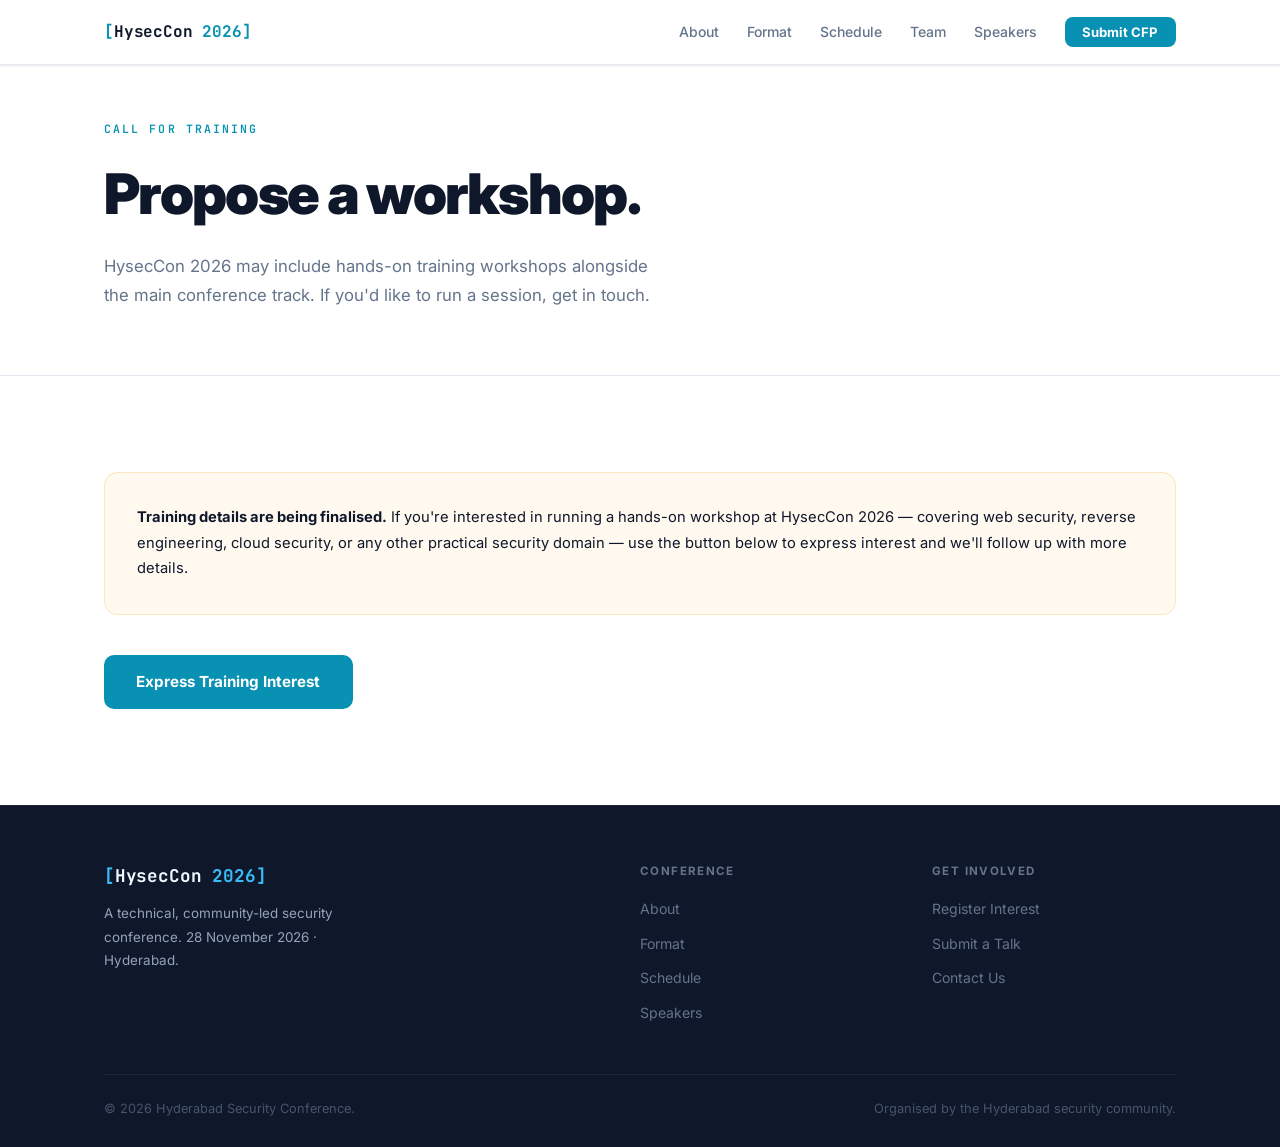
<file: cft.html>
<!DOCTYPE html>
<html lang="en">
<head>
  <meta charset="UTF-8">
  <meta name="viewport" content="width=device-width, initial-scale=1.0">
  <title>Call for Training — HysecCon 2026</title>
  <meta name="description" content="Propose a training workshop for HysecCon 2026.">
  <link rel="preconnect" href="https://fonts.googleapis.com">
  <link rel="preconnect" href="https://fonts.gstatic.com" crossorigin>
  <link href="https://fonts.googleapis.com/css2?family=Inter:ital,wght@0,400;0,500;0,600;0,700;0,800;0,900;1,700&family=JetBrains+Mono:wght@400;600;700&display=swap" rel="stylesheet">
  <link rel="stylesheet" href="styles.css">
  <style>
    .cft-note {
      background: rgba(245,158,11,0.06);
      border: 1px solid rgba(245,158,11,0.2);
      border-radius: 14px;
      padding: 2rem;
      margin-top: 2rem;
    }
    .cft-note p { color: var(--gray-400); font-size: 0.92rem; line-height: 1.75; }
    .cft-note strong { color: var(--white); }
  </style>
</head>
<body>

  <nav class="navbar">
    <div class="nav-inner">
      <a href="/" class="nav-logo">
        <span class="logo-b">[</span>HysecCon<span class="logo-b"> 2026]</span>
      </a>
      <button class="hamburger" id="hamburger" aria-label="Toggle menu">
        <span></span><span></span><span></span>
      </button>
      <ul class="nav-links" id="navLinks">
        <li><a href="about.html">About</a></li>
        <li><a href="index.html#format">Format</a></li>
        <li><a href="schedule.html">Schedule</a></li>
        <li><a href="index.html#team">Team</a></li>
        <li><a href="speakers.html">Speakers</a></li>
        <li><a href="cfp.html" class="nav-cta">Submit CFP</a></li>
      </ul>
    </div>
  </nav>

  <div class="page-hero">
    <div class="container">
      <div class="eyebrow">Call for Training</div>
      <h1>Propose a workshop.</h1>
      <p>HysecCon 2026 may include hands-on training workshops alongside the main conference track. If you'd like to run a session, get in touch.</p>
    </div>
  </div>

  <div class="page-content">
    <div class="container">
      <div class="cft-note">
        <p><strong>Training details are being finalised.</strong> If you're interested in running a hands-on workshop at HysecCon 2026 — covering web security, reverse engineering, cloud security, or any other practical security domain — use the button below to express interest and we'll follow up with more details.</p>
      </div>
      <div style="margin-top:2.5rem;">
        <a href="https://forms.gle/a1vxxK7z7hAia7Ts5" target="_blank" rel="noopener" class="btn-primary">Express Training Interest</a>
      </div>
    </div>
  </div>

  <footer class="footer">
    <div class="container">
      <div class="footer-grid">
        <div class="footer-brand">
          <a href="/" class="nav-logo"><span class="logo-b">[</span>HysecCon<span class="logo-b"> 2026]</span></a>
          <p>A technical, community-led security conference. 28 November 2026 · Hyderabad.</p>
        </div>
        <div class="footer-col">
          <h4>Conference</h4>
          <ul>
            <li><a href="/#about">About</a></li>
            <li><a href="/#format">Format</a></li>
            <li><a href="schedule.html">Schedule</a></li>
            <li><a href="speakers.html">Speakers</a></li>
          </ul>
        </div>
        <div class="footer-col">
          <h4>Get Involved</h4>
          <ul>
            <li><a href="https://forms.gle/a1vxxK7z7hAia7Ts5" target="_blank" rel="noopener">Register Interest</a></li>
            <li><a href="cfp.html">Submit a Talk</a></li>
            <li><a href="contact.html">Contact Us</a></li>
          </ul>
        </div>
      </div>
      <div class="footer-bottom">
        <p>© 2026 Hyderabad Security Conference.</p>
        <p>Organised by the Hyderabad security community.</p>
      </div>
    </div>
  </footer>

  <script>
    const hamburger = document.getElementById('hamburger');
    const navLinks  = document.getElementById('navLinks');
    hamburger.addEventListener('click', () => navLinks.classList.toggle('open'));
    navLinks.querySelectorAll('a').forEach(a => a.addEventListener('click', () => navLinks.classList.remove('open')));
  </script>
</body>
</html>
</file>
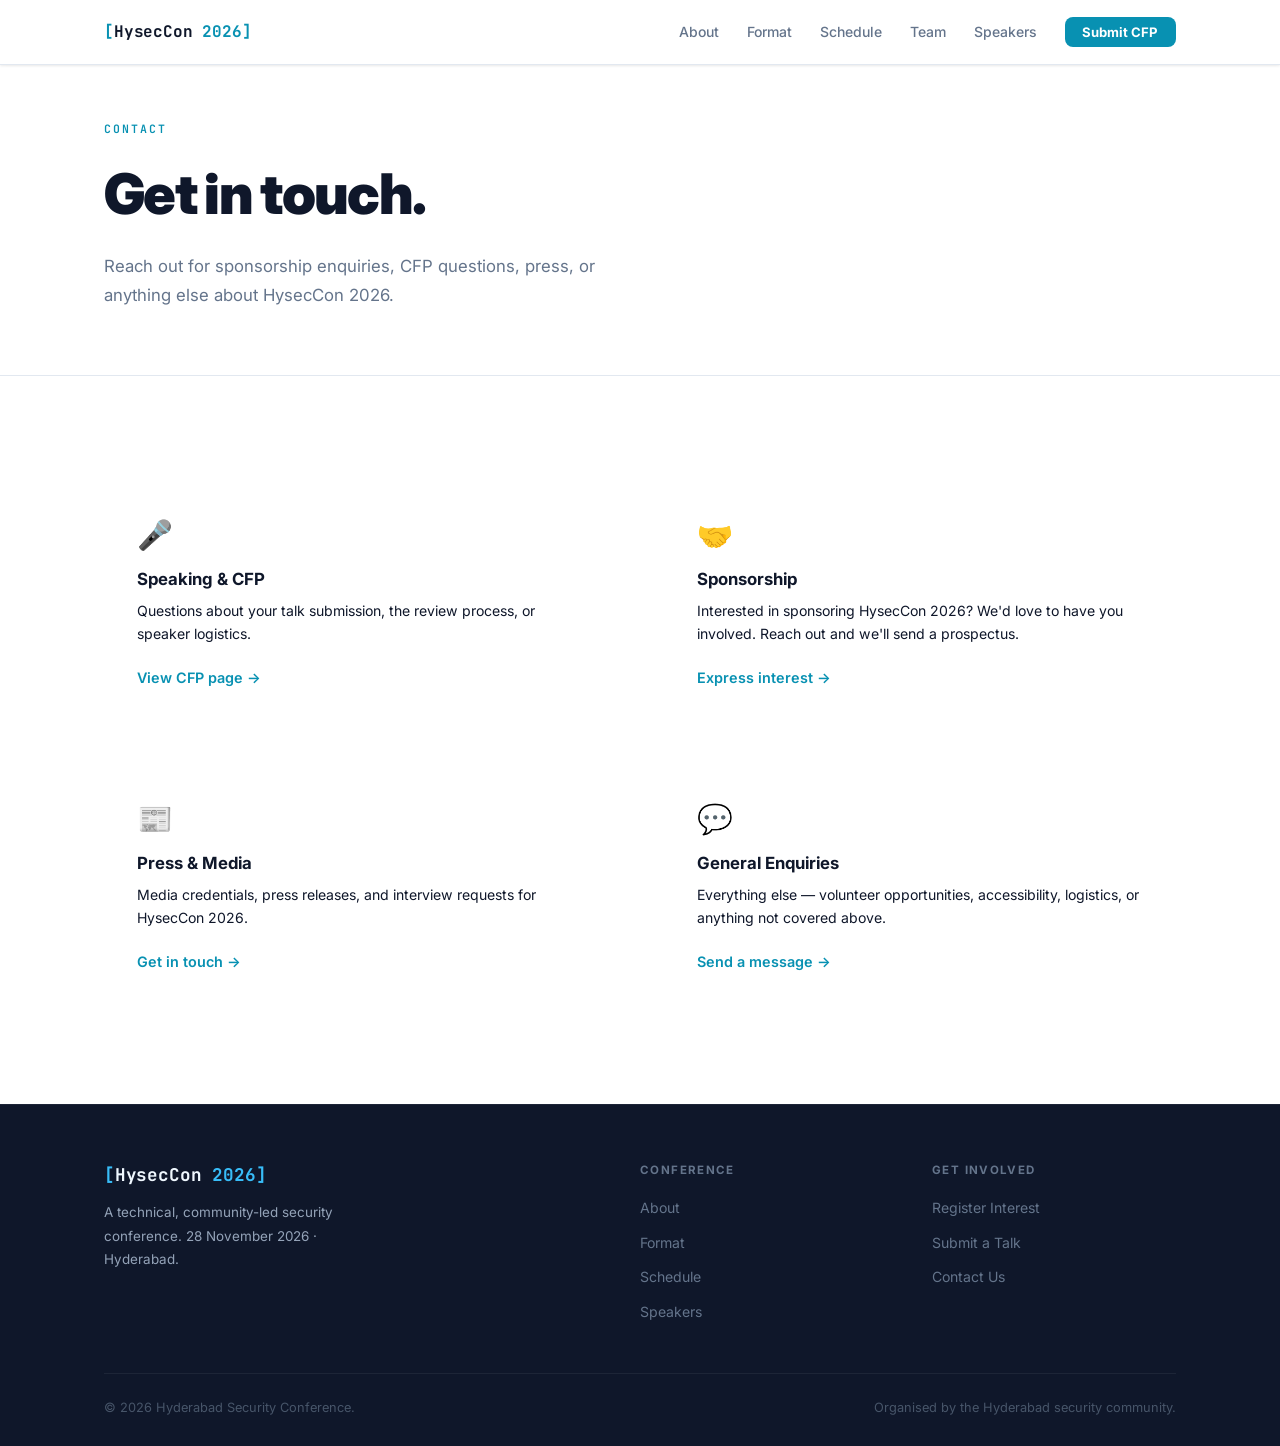
<file: contact.html>
<!DOCTYPE html>
<html lang="en">
<head>
  <meta charset="UTF-8">
  <meta name="viewport" content="width=device-width, initial-scale=1.0">
  <title>Contact — HysecCon 2026</title>
  <meta name="description" content="Get in touch with the HysecCon 2026 team.">
  <link rel="preconnect" href="https://fonts.googleapis.com">
  <link rel="preconnect" href="https://fonts.gstatic.com" crossorigin>
  <link href="https://fonts.googleapis.com/css2?family=Inter:ital,wght@0,400;0,500;0,600;0,700;0,800;0,900;1,700&family=JetBrains+Mono:wght@400;600;700&display=swap" rel="stylesheet">
  <link rel="stylesheet" href="styles.css">
  <style>
    .contact-grid {
      display: grid;
      grid-template-columns: 1fr 1fr;
      gap: 3rem;
      margin-top: 3rem;
    }
    .contact-card {
      background: rgba(255,255,255,0.028);
      border: 1px solid rgba(255,255,255,0.07);
      border-radius: 16px;
      padding: 2rem;
      transition: all 0.25s ease;
    }
    .contact-card:hover {
      border-color: rgba(0,200,232,0.3);
      transform: translateY(-3px);
    }
    .contact-card .cc-icon {
      font-size: 1.8rem;
      margin-bottom: 1rem;
      line-height: 1;
    }
    .contact-card h3 {
      font-size: 1.05rem;
      font-weight: 700;
      margin-bottom: 0.4rem;
    }
    .contact-card p {
      font-size: 0.88rem;
      color: var(--gray-400);
      line-height: 1.65;
      margin-bottom: 1.25rem;
    }
    .contact-card a.contact-link {
      color: var(--cyan);
      font-size: 0.9rem;
      font-weight: 600;
      display: inline-flex;
      align-items: center;
      gap: 0.4rem;
      transition: opacity 0.2s;
    }
    .contact-card a.contact-link:hover { opacity: 0.8; }
    @media (max-width: 640px) { .contact-grid { grid-template-columns: 1fr; } }
  </style>
</head>
<body>

  <nav class="navbar">
    <div class="nav-inner">
      <a href="/" class="nav-logo">
        <span class="logo-b">[</span>HysecCon<span class="logo-b"> 2026]</span>
      </a>
      <button class="hamburger" id="hamburger" aria-label="Toggle menu">
        <span></span><span></span><span></span>
      </button>
      <ul class="nav-links" id="navLinks">
        <li><a href="about.html">About</a></li>
        <li><a href="index.html#format">Format</a></li>
        <li><a href="schedule.html">Schedule</a></li>
        <li><a href="index.html#team">Team</a></li>
        <li><a href="speakers.html">Speakers</a></li>
        <li><a href="cfp.html" class="nav-cta">Submit CFP</a></li>
      </ul>
    </div>
  </nav>

  <div class="page-hero">
    <div class="container">
      <div class="eyebrow">Contact</div>
      <h1>Get in touch.</h1>
      <p>Reach out for sponsorship enquiries, CFP questions, press, or anything else about HysecCon 2026.</p>
    </div>
  </div>

  <div class="page-content">
    <div class="container">
      <div class="contact-grid">
        <div class="contact-card">
          <div class="cc-icon">🎤</div>
          <h3>Speaking &amp; CFP</h3>
          <p>Questions about your talk submission, the review process, or speaker logistics.</p>
          <a href="cfp.html" class="contact-link">View CFP page →</a>
        </div>
        <div class="contact-card">
          <div class="cc-icon">🤝</div>
          <h3>Sponsorship</h3>
          <p>Interested in sponsoring HysecCon 2026? We'd love to have you involved. Reach out and we'll send a prospectus.</p>
          <a href="https://forms.gle/a1vxxK7z7hAia7Ts5" target="_blank" rel="noopener" class="contact-link">Express interest →</a>
        </div>
        <div class="contact-card">
          <div class="cc-icon">📰</div>
          <h3>Press &amp; Media</h3>
          <p>Media credentials, press releases, and interview requests for HysecCon 2026.</p>
          <a href="https://forms.gle/a1vxxK7z7hAia7Ts5" target="_blank" rel="noopener" class="contact-link">Get in touch →</a>
        </div>
        <div class="contact-card">
          <div class="cc-icon">💬</div>
          <h3>General Enquiries</h3>
          <p>Everything else — volunteer opportunities, accessibility, logistics, or anything not covered above.</p>
          <a href="https://forms.gle/a1vxxK7z7hAia7Ts5" target="_blank" rel="noopener" class="contact-link">Send a message →</a>
        </div>
      </div>
    </div>
  </div>

  <footer class="footer">
    <div class="container">
      <div class="footer-grid">
        <div class="footer-brand">
          <a href="/" class="nav-logo"><span class="logo-b">[</span>HysecCon<span class="logo-b"> 2026]</span></a>
          <p>A technical, community-led security conference. 28 November 2026 · Hyderabad.</p>
        </div>
        <div class="footer-col">
          <h4>Conference</h4>
          <ul>
            <li><a href="about.html">About</a></li>
            <li><a href="index.html#format">Format</a></li>
            <li><a href="schedule.html">Schedule</a></li>
            <li><a href="speakers.html">Speakers</a></li>
          </ul>
        </div>
        <div class="footer-col">
          <h4>Get Involved</h4>
          <ul>
            <li><a href="https://forms.gle/a1vxxK7z7hAia7Ts5" target="_blank" rel="noopener">Register Interest</a></li>
            <li><a href="cfp.html">Submit a Talk</a></li>
            <li><a href="contact.html">Contact Us</a></li>
          </ul>
        </div>
      </div>
      <div class="footer-bottom">
        <p>© 2026 Hyderabad Security Conference.</p>
        <p>Organised by the Hyderabad security community.</p>
      </div>
    </div>
  </footer>

  <script>
    const hamburger = document.getElementById('hamburger');
    const navLinks  = document.getElementById('navLinks');
    hamburger.addEventListener('click', () => navLinks.classList.toggle('open'));
    navLinks.querySelectorAll('a').forEach(a => a.addEventListener('click', () => navLinks.classList.remove('open')));
  </script>
</body>
</html>
</file>
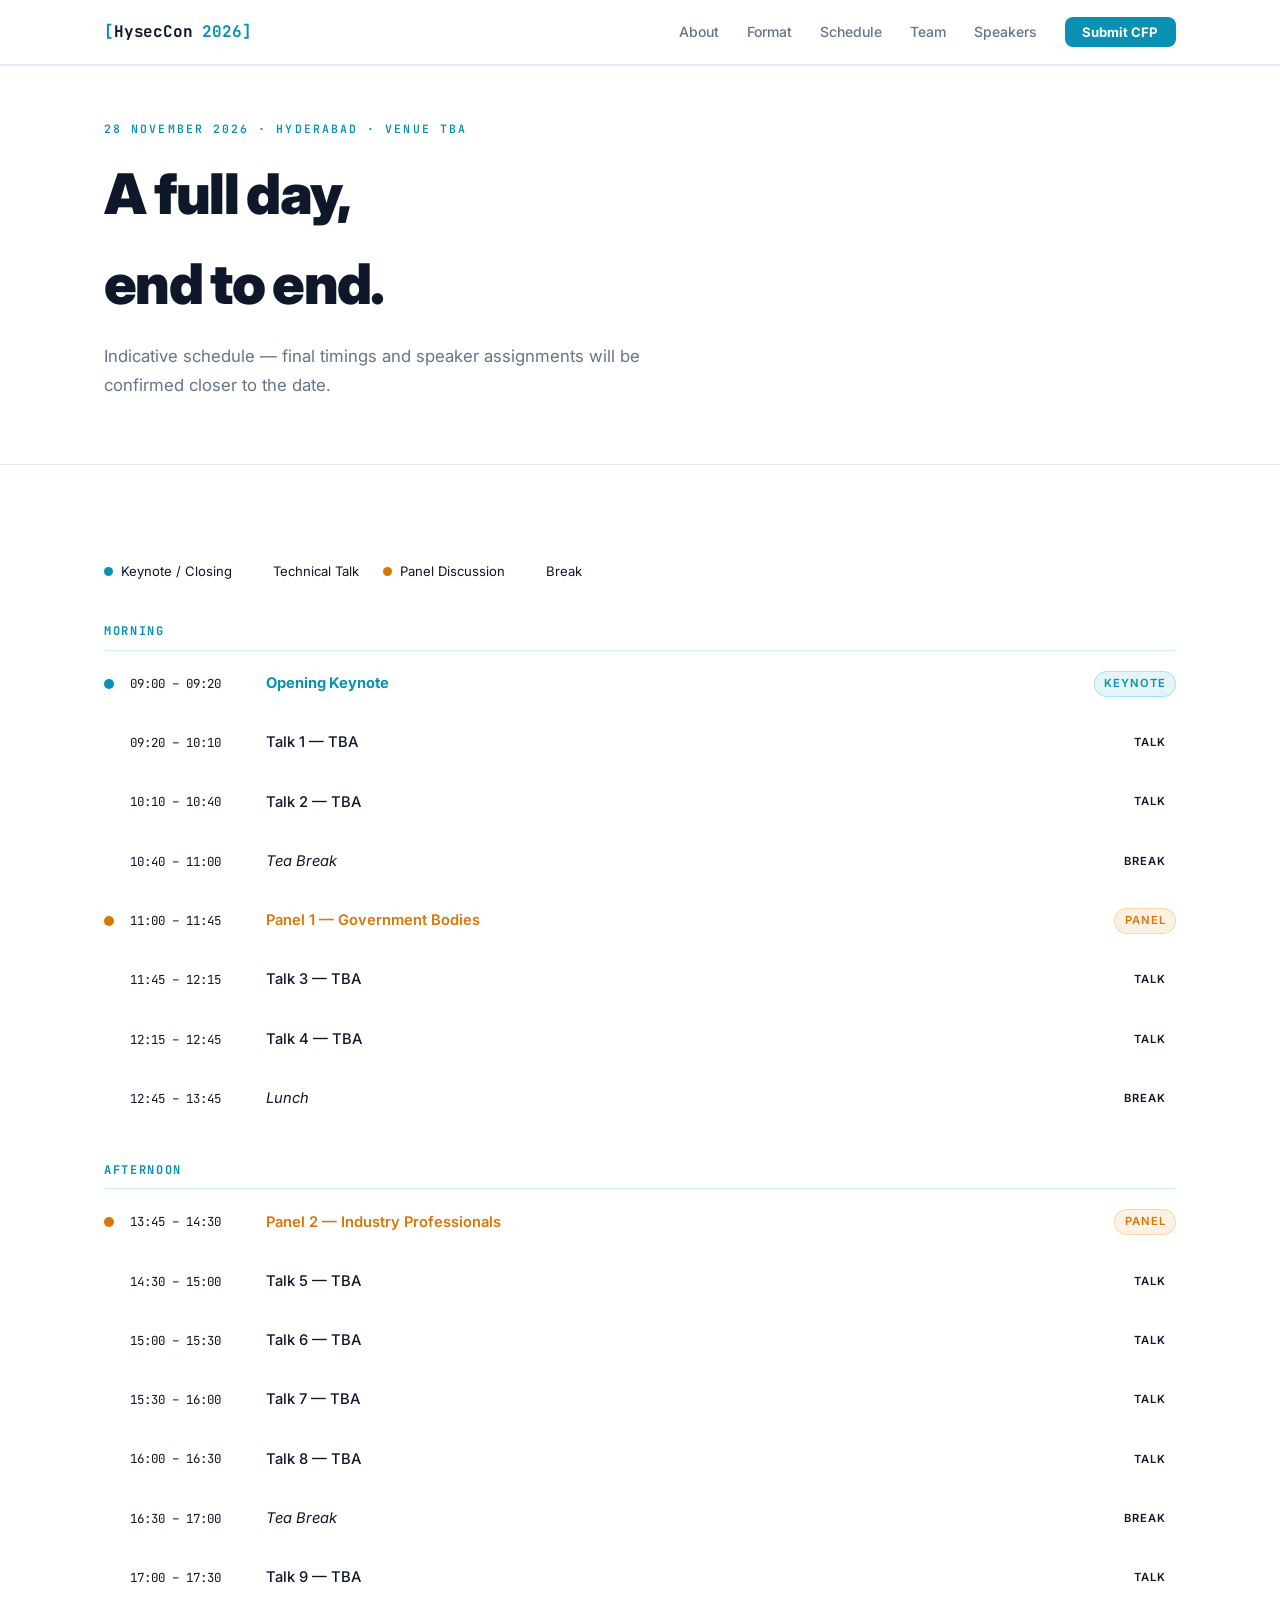
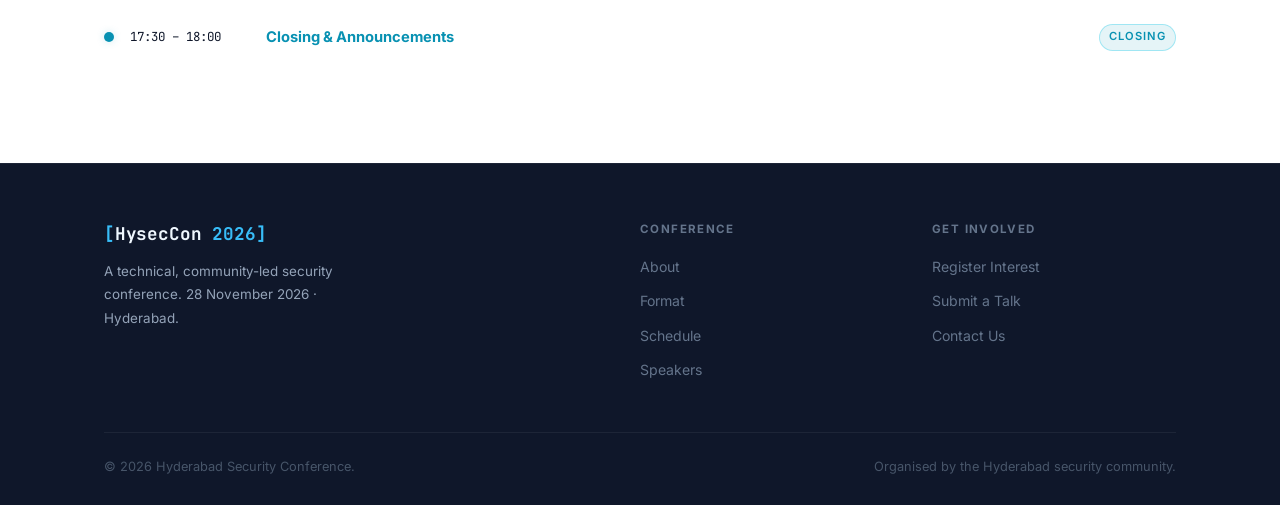
<file: schedule.html>
<!DOCTYPE html>
<html lang="en">
<head>
  <meta charset="UTF-8">
  <meta name="viewport" content="width=device-width, initial-scale=1.0">
  <title>Schedule — HysecCon 2026</title>
  <meta name="description" content="Full schedule for HysecCon 2026. 28 November 2026, Hyderabad.">
  <link rel="preconnect" href="https://fonts.googleapis.com">
  <link rel="preconnect" href="https://fonts.gstatic.com" crossorigin>
  <link href="https://fonts.googleapis.com/css2?family=Inter:ital,wght@0,400;0,500;0,600;0,700;0,800;0,900;1,700&family=JetBrains+Mono:wght@400;600;700&display=swap" rel="stylesheet">
  <link rel="stylesheet" href="styles.css">
  <style>
    .sched-full {
      margin-top: 2rem;
    }
    .sched-track-label {
      font-family: var(--font-mono);
      font-size: 0.75rem;
      font-weight: 700;
      text-transform: uppercase;
      letter-spacing: 0.14em;
      color: var(--cyan);
      padding: 0.5rem 0;
      border-bottom: 1px solid rgba(0,200,232,0.2);
      margin-bottom: 0.25rem;
    }
    .sched-item {
      display: flex;
      align-items: center;
      gap: 1rem;
      padding: 1rem 0;
      border-bottom: 1px solid rgba(255,255,255,0.05);
    }
    .sched-item:last-child { border-bottom: none; }
    .sched-dot {
      width: 10px; height: 10px;
      border-radius: 50%;
      flex-shrink: 0;
    }
    .sched-dot.keynote  { background: var(--cyan); box-shadow: 0 0 8px var(--cyan-glow); }
    .sched-dot.talk     { background: var(--gray-600); }
    .sched-dot.panel    { background: var(--gold); }
    .sched-dot.breaktime{ background: var(--gray-700); }
    .sched-time {
      font-family: var(--font-mono);
      font-size: 0.78rem;
      color: var(--gray-600);
      white-space: nowrap;
      min-width: 120px;
    }
    .sched-name {
      font-size: 0.92rem;
      font-weight: 500;
      flex: 1;
    }
    .sched-name.is-keynote  { color: var(--cyan); font-weight: 700; }
    .sched-name.is-panel    { color: var(--gold); font-weight: 600; }
    .sched-name.is-break    { color: var(--gray-600); font-style: italic; font-weight: 400; }
    .sched-type-badge {
      font-size: 0.7rem;
      font-weight: 600;
      text-transform: uppercase;
      letter-spacing: 0.08em;
      padding: 0.2rem 0.6rem;
      border-radius: 50px;
      white-space: nowrap;
    }
    .badge-keynote { background: var(--cyan-dim); color: var(--cyan); border: 1px solid rgba(0,200,232,0.3); }
    .badge-talk    { background: rgba(255,255,255,0.05); color: var(--gray-400); border: 1px solid rgba(255,255,255,0.1); }
    .badge-panel   { background: var(--gold-dim); color: var(--gold); border: 1px solid rgba(245,158,11,0.3); }
    .badge-break   { background: rgba(255,255,255,0.03); color: var(--gray-700); border: 1px solid rgba(255,255,255,0.06); }
    .legend {
      display: flex;
      gap: 1.5rem;
      flex-wrap: wrap;
      margin: 2rem 0;
    }
    .legend-item {
      display: flex;
      align-items: center;
      gap: 0.5rem;
      font-size: 0.82rem;
      color: var(--gray-400);
    }
    .legend-dot {
      width: 9px; height: 9px;
      border-radius: 50%;
    }
    @media (max-width: 580px) {
      .sched-type-badge { display: none; }
      .sched-time { min-width: 90px; font-size: 0.72rem; }
    }
  </style>
</head>
<body>

  <nav class="navbar">
    <div class="nav-inner">
      <a href="/" class="nav-logo">
        <span class="logo-b">[</span>HysecCon<span class="logo-b"> 2026]</span>
      </a>
      <button class="hamburger" id="hamburger" aria-label="Toggle menu">
        <span></span><span></span><span></span>
      </button>
      <ul class="nav-links" id="navLinks">
        <li><a href="about.html">About</a></li>
        <li><a href="index.html#format">Format</a></li>
        <li><a href="schedule.html">Schedule</a></li>
        <li><a href="index.html#team">Team</a></li>
        <li><a href="speakers.html">Speakers</a></li>
        <li><a href="cfp.html" class="nav-cta">Submit CFP</a></li>
      </ul>
    </div>
  </nav>

  <div class="page-hero">
    <div class="container">
      <div class="eyebrow">28 November 2026 · Hyderabad · Venue TBA</div>
      <h1>A full day,<br>end to end.</h1>
      <p>Indicative schedule — final timings and speaker assignments will be confirmed closer to the date.</p>
    </div>
  </div>

  <div class="page-content">
    <div class="container">

      <div class="legend">
        <div class="legend-item"><div class="legend-dot" style="background:var(--cyan)"></div> Keynote / Closing</div>
        <div class="legend-item"><div class="legend-dot" style="background:var(--gray-600)"></div> Technical Talk</div>
        <div class="legend-item"><div class="legend-dot" style="background:var(--gold)"></div> Panel Discussion</div>
        <div class="legend-item"><div class="legend-dot" style="background:var(--gray-700)"></div> Break</div>
      </div>

      <div class="sched-full">
        <div class="sched-track-label">Morning</div>
        <div class="sched-item">
          <div class="sched-dot keynote"></div>
          <span class="sched-time">09:00 – 09:20</span>
          <span class="sched-name is-keynote">Opening Keynote</span>
          <span class="sched-type-badge badge-keynote">Keynote</span>
        </div>
        <div class="sched-item">
          <div class="sched-dot talk"></div>
          <span class="sched-time">09:20 – 10:10</span>
          <span class="sched-name">Talk 1 — TBA</span>
          <span class="sched-type-badge badge-talk">Talk</span>
        </div>
        <div class="sched-item">
          <div class="sched-dot talk"></div>
          <span class="sched-time">10:10 – 10:40</span>
          <span class="sched-name">Talk 2 — TBA</span>
          <span class="sched-type-badge badge-talk">Talk</span>
        </div>
        <div class="sched-item">
          <div class="sched-dot breaktime"></div>
          <span class="sched-time">10:40 – 11:00</span>
          <span class="sched-name is-break">Tea Break</span>
          <span class="sched-type-badge badge-break">Break</span>
        </div>
        <div class="sched-item">
          <div class="sched-dot panel"></div>
          <span class="sched-time">11:00 – 11:45</span>
          <span class="sched-name is-panel">Panel 1 — Government Bodies</span>
          <span class="sched-type-badge badge-panel">Panel</span>
        </div>
        <div class="sched-item">
          <div class="sched-dot talk"></div>
          <span class="sched-time">11:45 – 12:15</span>
          <span class="sched-name">Talk 3 — TBA</span>
          <span class="sched-type-badge badge-talk">Talk</span>
        </div>
        <div class="sched-item">
          <div class="sched-dot talk"></div>
          <span class="sched-time">12:15 – 12:45</span>
          <span class="sched-name">Talk 4 — TBA</span>
          <span class="sched-type-badge badge-talk">Talk</span>
        </div>
        <div class="sched-item">
          <div class="sched-dot breaktime"></div>
          <span class="sched-time">12:45 – 13:45</span>
          <span class="sched-name is-break">Lunch</span>
          <span class="sched-type-badge badge-break">Break</span>
        </div>

        <div class="sched-track-label" style="margin-top:1.5rem;">Afternoon</div>
        <div class="sched-item">
          <div class="sched-dot panel"></div>
          <span class="sched-time">13:45 – 14:30</span>
          <span class="sched-name is-panel">Panel 2 — Industry Professionals</span>
          <span class="sched-type-badge badge-panel">Panel</span>
        </div>
        <div class="sched-item">
          <div class="sched-dot talk"></div>
          <span class="sched-time">14:30 – 15:00</span>
          <span class="sched-name">Talk 5 — TBA</span>
          <span class="sched-type-badge badge-talk">Talk</span>
        </div>
        <div class="sched-item">
          <div class="sched-dot talk"></div>
          <span class="sched-time">15:00 – 15:30</span>
          <span class="sched-name">Talk 6 — TBA</span>
          <span class="sched-type-badge badge-talk">Talk</span>
        </div>
        <div class="sched-item">
          <div class="sched-dot talk"></div>
          <span class="sched-time">15:30 – 16:00</span>
          <span class="sched-name">Talk 7 — TBA</span>
          <span class="sched-type-badge badge-talk">Talk</span>
        </div>
        <div class="sched-item">
          <div class="sched-dot talk"></div>
          <span class="sched-time">16:00 – 16:30</span>
          <span class="sched-name">Talk 8 — TBA</span>
          <span class="sched-type-badge badge-talk">Talk</span>
        </div>
        <div class="sched-item">
          <div class="sched-dot breaktime"></div>
          <span class="sched-time">16:30 – 17:00</span>
          <span class="sched-name is-break">Tea Break</span>
          <span class="sched-type-badge badge-break">Break</span>
        </div>
        <div class="sched-item">
          <div class="sched-dot talk"></div>
          <span class="sched-time">17:00 – 17:30</span>
          <span class="sched-name">Talk 9 — TBA</span>
          <span class="sched-type-badge badge-talk">Talk</span>
        </div>
        <div class="sched-item">
          <div class="sched-dot keynote"></div>
          <span class="sched-time">17:30 – 18:00</span>
          <span class="sched-name is-keynote">Closing &amp; Announcements</span>
          <span class="sched-type-badge badge-keynote">Closing</span>
        </div>
      </div>

    </div>
  </div>

  <footer class="footer">
    <div class="container">
      <div class="footer-grid">
        <div class="footer-brand">
          <a href="/" class="nav-logo"><span class="logo-b">[</span>HysecCon<span class="logo-b"> 2026]</span></a>
          <p>A technical, community-led security conference. 28 November 2026 · Hyderabad.</p>
        </div>
        <div class="footer-col">
          <h4>Conference</h4>
          <ul>
            <li><a href="about.html">About</a></li>
            <li><a href="index.html#format">Format</a></li>
            <li><a href="schedule.html">Schedule</a></li>
            <li><a href="speakers.html">Speakers</a></li>
          </ul>
        </div>
        <div class="footer-col">
          <h4>Get Involved</h4>
          <ul>
            <li><a href="https://forms.gle/a1vxxK7z7hAia7Ts5" target="_blank" rel="noopener">Register Interest</a></li>
            <li><a href="cfp.html">Submit a Talk</a></li>
            <li><a href="contact.html">Contact Us</a></li>
          </ul>
        </div>
      </div>
      <div class="footer-bottom">
        <p>© 2026 Hyderabad Security Conference.</p>
        <p>Organised by the Hyderabad security community.</p>
      </div>
    </div>
  </footer>

  <script>
    const hamburger = document.getElementById('hamburger');
    const navLinks  = document.getElementById('navLinks');
    hamburger.addEventListener('click', () => navLinks.classList.toggle('open'));
    navLinks.querySelectorAll('a').forEach(a => a.addEventListener('click', () => navLinks.classList.remove('open')));
  </script>
</body>
</html>
</file>
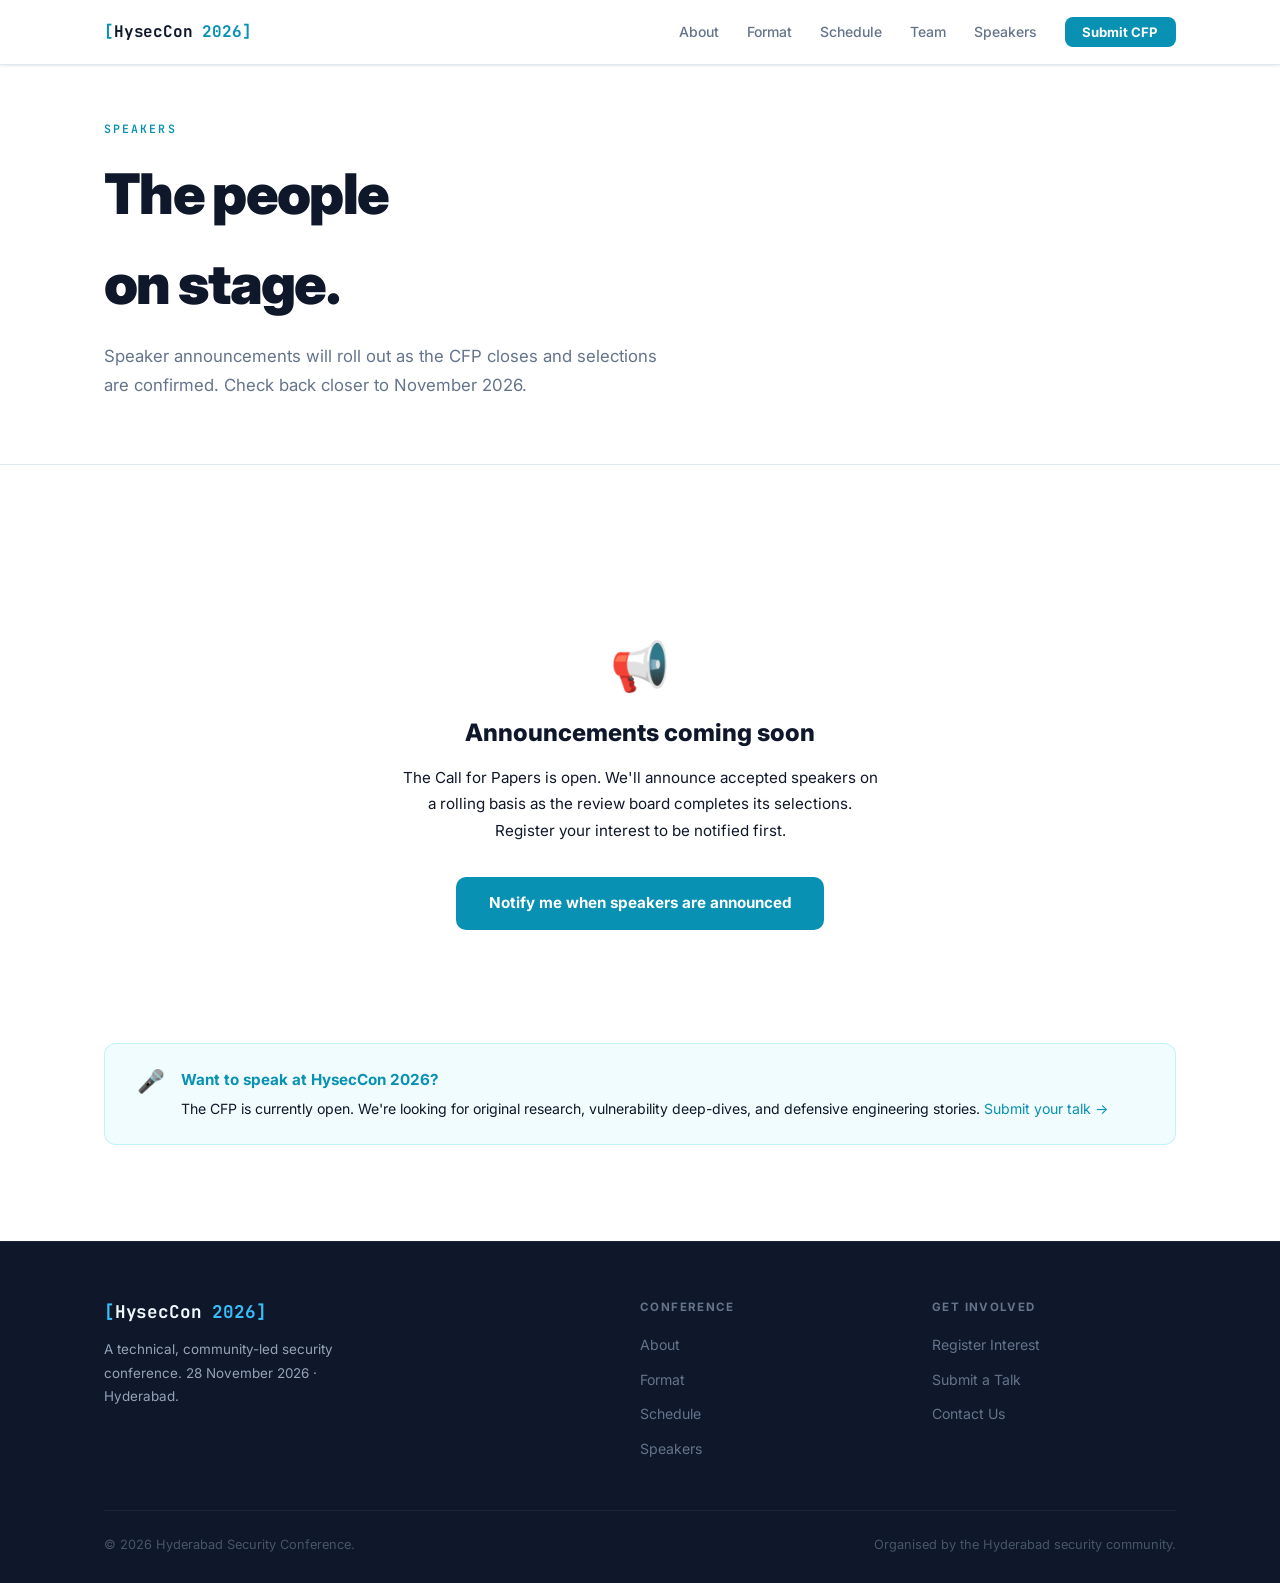
<file: speakers.html>
<!DOCTYPE html>
<html lang="en">
<head>
  <meta charset="UTF-8">
  <meta name="viewport" content="width=device-width, initial-scale=1.0">
  <title>Speakers — HysecCon 2026</title>
  <meta name="description" content="Speakers at HysecCon 2026. Announcements coming soon.">
  <link rel="preconnect" href="https://fonts.googleapis.com">
  <link rel="preconnect" href="https://fonts.gstatic.com" crossorigin>
  <link href="https://fonts.googleapis.com/css2?family=Inter:ital,wght@0,400;0,500;0,600;0,700;0,800;0,900;1,700&family=JetBrains+Mono:wght@400;600;700&display=swap" rel="stylesheet">
  <link rel="stylesheet" href="styles.css">
  <style>
    .speakers-tba {
      text-align: center;
      padding: 4rem 2rem;
      background: rgba(255,255,255,0.02);
      border: 1px solid rgba(255,255,255,0.07);
      border-radius: 20px;
      margin-top: 3rem;
    }
    .tba-icon {
      font-size: 3rem;
      margin-bottom: 1.5rem;
      line-height: 1;
    }
    .speakers-tba h3 {
      font-size: 1.5rem;
      font-weight: 800;
      margin-bottom: 0.75rem;
    }
    .speakers-tba p {
      color: var(--gray-400);
      font-size: 0.95rem;
      line-height: 1.75;
      max-width: 480px;
      margin: 0 auto 2rem;
    }
    .cfp-note {
      background: rgba(0,200,232,0.06);
      border: 1px solid rgba(0,200,232,0.2);
      border-radius: 12px;
      padding: 1.5rem 2rem;
      margin-top: 3rem;
      display: flex;
      gap: 1rem;
      align-items: flex-start;
    }
    .cfp-note-icon { font-size: 1.4rem; flex-shrink: 0; line-height: 1; margin-top: 2px; }
    .cfp-note h4 { font-size: 0.95rem; font-weight: 700; color: var(--cyan); margin-bottom: 0.25rem; }
    .cfp-note p { font-size: 0.88rem; color: var(--gray-400); line-height: 1.65; }
    .cfp-note a { color: var(--cyan); }
  </style>
</head>
<body>

  <nav class="navbar">
    <div class="nav-inner">
      <a href="/" class="nav-logo">
        <span class="logo-b">[</span>HysecCon<span class="logo-b"> 2026]</span>
      </a>
      <button class="hamburger" id="hamburger" aria-label="Toggle menu">
        <span></span><span></span><span></span>
      </button>
      <ul class="nav-links" id="navLinks">
        <li><a href="about.html">About</a></li>
        <li><a href="index.html#format">Format</a></li>
        <li><a href="schedule.html">Schedule</a></li>
        <li><a href="index.html#team">Team</a></li>
        <li><a href="speakers.html">Speakers</a></li>
        <li><a href="cfp.html" class="nav-cta">Submit CFP</a></li>
      </ul>
    </div>
  </nav>

  <div class="page-hero">
    <div class="container">
      <div class="eyebrow">Speakers</div>
      <h1>The people<br>on stage.</h1>
      <p>Speaker announcements will roll out as the CFP closes and selections are confirmed. Check back closer to November 2026.</p>
    </div>
  </div>

  <div class="page-content">
    <div class="container">

      <div class="speakers-tba">
        <div class="tba-icon">📢</div>
        <h3>Announcements coming soon</h3>
        <p>The Call for Papers is open. We'll announce accepted speakers on a rolling basis as the review board completes its selections. Register your interest to be notified first.</p>
        <a href="https://forms.gle/a1vxxK7z7hAia7Ts5" target="_blank" rel="noopener" class="btn-primary">Notify me when speakers are announced</a>
      </div>

      <div class="cfp-note">
        <div class="cfp-note-icon">🎤</div>
        <div>
          <h4>Want to speak at HysecCon 2026?</h4>
          <p>The CFP is currently open. We're looking for original research, vulnerability deep-dives, and defensive engineering stories. <a href="cfp.html">Submit your talk →</a></p>
        </div>
      </div>

    </div>
  </div>

  <footer class="footer">
    <div class="container">
      <div class="footer-grid">
        <div class="footer-brand">
          <a href="/" class="nav-logo"><span class="logo-b">[</span>HysecCon<span class="logo-b"> 2026]</span></a>
          <p>A technical, community-led security conference. 28 November 2026 · Hyderabad.</p>
        </div>
        <div class="footer-col">
          <h4>Conference</h4>
          <ul>
            <li><a href="about.html">About</a></li>
            <li><a href="index.html#format">Format</a></li>
            <li><a href="schedule.html">Schedule</a></li>
            <li><a href="speakers.html">Speakers</a></li>
          </ul>
        </div>
        <div class="footer-col">
          <h4>Get Involved</h4>
          <ul>
            <li><a href="https://forms.gle/a1vxxK7z7hAia7Ts5" target="_blank" rel="noopener">Register Interest</a></li>
            <li><a href="cfp.html">Submit a Talk</a></li>
            <li><a href="contact.html">Contact Us</a></li>
          </ul>
        </div>
      </div>
      <div class="footer-bottom">
        <p>© 2026 Hyderabad Security Conference.</p>
        <p>Organised by the Hyderabad security community.</p>
      </div>
    </div>
  </footer>

  <script>
    const hamburger = document.getElementById('hamburger');
    const navLinks  = document.getElementById('navLinks');
    hamburger.addEventListener('click', () => navLinks.classList.toggle('open'));
    navLinks.querySelectorAll('a').forEach(a => a.addEventListener('click', () => navLinks.classList.remove('open')));
  </script>
</body>
</html>
</file>
<file: styles.css>
/* HysecCon 2026 — Light Theme */

/* ── Reset & Variables ── */
*, *::before, *::after { box-sizing: border-box; margin: 0; padding: 0; }

:root {
  --bg:        #ffffff;
  --bg-alt:    #f8fafc;
  --bg-card:   #ffffff;
  --text:      #0f172a;
  --text-md:   #1e293b;
  --text-muted:#64748b;
  --text-sub:  #94a3b8;
  --border:    #e2e8f0;
  --border-md: #cbd5e1;
  --cyan:      #0891b2;
  --cyan-dark: #0e7490;
  --cyan-dim:  rgba(8,145,178,0.1);
  --cyan-glow: rgba(8,145,178,0.2);
  --gold:      #d97706;
  --gold-dim:  rgba(217,119,6,0.1);
  --navy:      #0f172a;
  --navy-mid:  #1e293b;
  --shadow-sm: 0 1px 3px rgba(0,0,0,0.06), 0 1px 2px rgba(0,0,0,0.04);
  --shadow:    0 4px 12px rgba(0,0,0,0.07), 0 1px 3px rgba(0,0,0,0.04);
  --shadow-md: 0 8px 24px rgba(0,0,0,0.1), 0 2px 6px rgba(0,0,0,0.05);
  --font-sans: 'Inter', system-ui, -apple-system, sans-serif;
  --font-mono: 'JetBrains Mono', 'Fira Code', 'Courier New', monospace;
  --radius:    12px;
  --radius-lg: 20px;
  --ease:      0.25s ease;
  --container: 1120px;
}

html { scroll-behavior: smooth; }

body {
  background: var(--bg);
  color: var(--text);
  font-family: var(--font-sans);
  line-height: 1.6;
  -webkit-font-smoothing: antialiased;
}

a { color: inherit; text-decoration: none; }
img { max-width: 100%; display: block; }
ul { list-style: none; }

/* ── Scroll offset for sticky nav ── */
[id] { scroll-margin-top: 80px; }

/* ── Container ── */
.container {
  max-width: var(--container);
  margin: 0 auto;
  padding: 0 1.5rem;
}

/* ── Navbar ── */
.navbar {
  position: fixed;
  top: 0; left: 0; right: 0;
  z-index: 200;
  background: rgba(255,255,255,0.92);
  backdrop-filter: blur(14px);
  -webkit-backdrop-filter: blur(14px);
  border-bottom: 1px solid var(--border);
  box-shadow: var(--shadow-sm);
}

.nav-inner {
  max-width: var(--container);
  margin: 0 auto;
  padding: 0 1.5rem;
  height: 64px;
  display: flex;
  align-items: center;
  justify-content: space-between;
}

.nav-logo {
  font-family: var(--font-mono);
  font-size: 1rem;
  font-weight: 700;
  color: var(--text);
  letter-spacing: -0.01em;
  white-space: nowrap;
}

.logo-b { color: var(--cyan); }

.nav-links {
  display: flex;
  align-items: center;
  gap: 1.75rem;
}

.nav-links a {
  font-size: 0.875rem;
  font-weight: 500;
  color: var(--text-muted);
  transition: color var(--ease);
}

.nav-links a:hover { color: var(--text); }

.nav-links .nav-cta {
  background: var(--cyan);
  color: #fff;
  padding: 0.45rem 1.1rem;
  border-radius: 8px;
  font-weight: 700;
  font-size: 0.82rem;
  transition: background var(--ease), transform var(--ease);
}

.nav-links .nav-cta:hover {
  background: var(--cyan-dark);
  color: #fff;
  transform: translateY(-1px);
}

.hamburger {
  display: none;
  flex-direction: column;
  gap: 5px;
  background: none;
  border: none;
  cursor: pointer;
  padding: 4px;
}

.hamburger span {
  display: block;
  width: 22px;
  height: 2px;
  background: var(--text);
  border-radius: 2px;
  transition: var(--ease);
}

/* ── Buttons ── */
.btn-primary {
  display: inline-block;
  background: var(--cyan);
  color: #fff;
  padding: 0.8rem 1.9rem;
  border-radius: 10px;
  font-weight: 700;
  font-size: 0.95rem;
  border: 2px solid var(--cyan);
  transition: all var(--ease);
  cursor: pointer;
}

.btn-primary:hover {
  background: var(--cyan-dark);
  border-color: var(--cyan-dark);
  transform: translateY(-2px);
  box-shadow: 0 8px 24px var(--cyan-glow);
}

.btn-outline {
  display: inline-block;
  background: transparent;
  color: var(--text);
  padding: 0.8rem 1.9rem;
  border-radius: 10px;
  font-weight: 600;
  font-size: 0.95rem;
  border: 2px solid var(--border-md);
  transition: all var(--ease);
  cursor: pointer;
}

.btn-outline:hover {
  border-color: var(--cyan);
  color: var(--cyan);
  transform: translateY(-2px);
}

/* ── Section Helpers ── */
.section { padding: 96px 0; }
.section-alt { background: var(--bg-alt); }

.eyebrow {
  font-family: var(--font-mono);
  font-size: 0.72rem;
  font-weight: 600;
  text-transform: uppercase;
  letter-spacing: 0.18em;
  color: var(--cyan);
  margin-bottom: 0.75rem;
}

.section-title {
  font-size: clamp(1.9rem, 4vw, 2.9rem);
  font-weight: 800;
  line-height: 1.12;
  letter-spacing: -0.025em;
  color: var(--text);
  margin-bottom: 1rem;
}

.section-lead {
  color: var(--text-muted);
  font-size: 1rem;
  max-width: 600px;
  margin-bottom: 3rem;
  line-height: 1.75;
}

/* ── Hero ── */
.hero {
  min-height: 100vh;
  display: flex;
  align-items: center;
  padding: 120px 0 80px;
  position: relative;
  overflow: hidden;
  background: var(--bg);
}

.hero-bg {
  position: absolute;
  inset: 0;
  z-index: 0;
  pointer-events: none;
}

.hero-grid {
  position: absolute;
  inset: 0;
  background-image:
    linear-gradient(var(--border) 1px, transparent 1px),
    linear-gradient(90deg, var(--border) 1px, transparent 1px);
  background-size: 64px 64px;
  opacity: 0.5;
}

.hero-glow-1 {
  position: absolute;
  width: 700px; height: 700px;
  border-radius: 50%;
  background: radial-gradient(circle, rgba(8,145,178,0.08) 0%, transparent 65%);
  top: -150px; right: -100px;
  filter: blur(40px);
}

.hero-glow-2 {
  position: absolute;
  width: 400px; height: 400px;
  border-radius: 50%;
  background: radial-gradient(circle, rgba(217,119,6,0.05) 0%, transparent 65%);
  bottom: 0; left: -80px;
  filter: blur(40px);
}

.hero-content {
  position: relative;
  z-index: 1;
  max-width: 720px;
}

.hero-badge {
  display: inline-flex;
  align-items: center;
  gap: 0.5rem;
  background: var(--cyan-dim);
  border: 1px solid rgba(8,145,178,0.25);
  color: var(--cyan-dark);
  padding: 0.38rem 1rem;
  border-radius: 50px;
  font-family: var(--font-mono);
  font-size: 0.8rem;
  font-weight: 600;
  margin-bottom: 1.75rem;
  animation: fade-up 0.7s ease both;
}

.hero-badge::before {
  content: '';
  width: 7px; height: 7px;
  border-radius: 50%;
  background: var(--cyan);
  animation: pulse-dot 2s infinite;
}

@keyframes pulse-dot {
  0%, 100% { opacity: 1; transform: scale(1); }
  50%       { opacity: 0.4; transform: scale(0.7); }
}

.hero-title {
  font-size: clamp(3.2rem, 8.5vw, 6.2rem);
  font-weight: 900;
  line-height: 1.0;
  letter-spacing: -0.035em;
  color: var(--text);
  margin-bottom: 1.5rem;
  animation: fade-up 0.7s 0.1s ease both;
}

.hero-title em {
  font-style: italic;
  color: var(--cyan);
}

.hero-sub {
  font-size: clamp(1rem, 2.2vw, 1.2rem);
  color: var(--text-muted);
  max-width: 520px;
  margin-bottom: 2rem;
  line-height: 1.75;
  animation: fade-up 0.7s 0.2s ease both;
}

.hero-pills {
  display: flex;
  flex-wrap: wrap;
  gap: 0.5rem;
  margin-bottom: 2.5rem;
  animation: fade-up 0.7s 0.3s ease both;
}

.pill {
  background: var(--bg-alt);
  border: 1px solid var(--border);
  color: var(--text-md);
  padding: 0.3rem 0.85rem;
  border-radius: 50px;
  font-size: 0.8rem;
  font-weight: 500;
}

.hero-cta {
  display: flex;
  flex-wrap: wrap;
  gap: 1rem;
  margin-bottom: 3.5rem;
  animation: fade-up 0.7s 0.4s ease both;
}

/* ── Countdown ── */
.countdown {
  display: flex;
  align-items: center;
  gap: 0.75rem;
  animation: fade-up 0.7s 0.5s ease both;
}

.cd-item {
  text-align: center;
  background: var(--bg-alt);
  border: 1px solid var(--border);
  border-radius: var(--radius);
  padding: 0.85rem 1.2rem;
  min-width: 82px;
  box-shadow: var(--shadow-sm);
}

.cd-item span {
  display: block;
  font-family: var(--font-mono);
  font-size: 2.1rem;
  font-weight: 800;
  color: var(--cyan);
  line-height: 1;
  letter-spacing: -0.02em;
}

.cd-item label {
  display: block;
  font-size: 0.68rem;
  text-transform: uppercase;
  letter-spacing: 0.12em;
  color: var(--text-sub);
  margin-top: 0.3rem;
}

.cd-sep {
  font-size: 1.6rem;
  font-weight: 700;
  color: var(--border-md);
  padding-bottom: 1.2rem;
  font-family: var(--font-mono);
}

@keyframes fade-up {
  from { opacity: 0; transform: translateY(24px); }
  to   { opacity: 1; transform: translateY(0); }
}

/* ── Stats Bar ── */
.stats-bar {
  background: var(--bg-alt);
  border-top: 1px solid var(--border);
  border-bottom: 1px solid var(--border);
  padding: 2.5rem 0;
}

.stats-grid {
  display: grid;
  grid-template-columns: repeat(4,1fr);
  gap: 1rem;
  text-align: center;
}

.stat-num {
  display: block;
  font-family: var(--font-mono);
  font-size: 2.4rem;
  font-weight: 900;
  color: var(--cyan);
  line-height: 1;
}

.stat-lbl {
  display: block;
  font-size: 0.82rem;
  color: var(--text-muted);
  margin-top: 0.35rem;
}

/* ── About / Why HYD ── */
.about-grid {
  display: grid;
  grid-template-columns: 1fr 1fr;
  gap: 4rem;
  align-items: start;
  margin-top: 3rem;
}

.about-text p {
  color: var(--text-muted);
  margin-bottom: 1.1rem;
  line-height: 1.8;
  font-size: 0.97rem;
}

.about-text strong { color: var(--text); }

.about-kpis {
  display: flex;
  flex-direction: column;
  gap: 1rem;
}

.kpi-card {
  background: var(--bg-card);
  border: 1px solid var(--border);
  border-radius: var(--radius);
  padding: 1.4rem 1.6rem;
  box-shadow: var(--shadow-sm);
}

.kpi-card.highlight {
  border-color: rgba(8,145,178,0.35);
  background: var(--cyan-dim);
}

.kpi-card strong {
  display: block;
  font-family: var(--font-mono);
  font-size: 2.2rem;
  font-weight: 900;
  color: var(--cyan);
  line-height: 1;
}

.kpi-card span {
  display: block;
  font-size: 0.84rem;
  color: var(--text-muted);
  margin-top: 0.25rem;
}

/* ── Format Cards ── */
.format-grid {
  display: grid;
  grid-template-columns: repeat(3,1fr);
  gap: 1.5rem;
  margin-top: 3rem;
}

.fmt-card {
  background: var(--bg-card);
  border: 1px solid var(--border);
  border-radius: var(--radius-lg);
  padding: 2rem;
  box-shadow: var(--shadow-sm);
  transition: all var(--ease);
}

.fmt-card:hover {
  border-color: var(--cyan);
  transform: translateY(-4px);
  box-shadow: var(--shadow-md);
}

.fmt-card.gold {
  border-color: rgba(217,119,6,0.25);
}

.fmt-card.gold:hover { border-color: var(--gold); }

.fmt-icon {
  font-size: 2rem;
  margin-bottom: 1.1rem;
  line-height: 1;
}

.fmt-card h3 {
  font-size: 1.15rem;
  font-weight: 800;
  color: var(--text);
  margin-bottom: 0.75rem;
}

.fmt-card p {
  color: var(--text-muted);
  font-size: 0.88rem;
  line-height: 1.75;
  margin-bottom: 1.4rem;
}

.fmt-tags {
  display: flex;
  flex-direction: column;
  gap: 0.4rem;
}

.fmt-tags li {
  font-size: 0.8rem;
  color: var(--cyan);
  display: flex;
  align-items: center;
  gap: 0.5rem;
}

.fmt-tags li::before { content: '→'; }

.fmt-card.gold .fmt-tags li { color: var(--gold); }

/* ── Schedule ── */
.sched-note {
  font-size: 0.83rem;
  color: var(--text-sub);
  font-style: italic;
  margin-bottom: 2.5rem;
}

.sched-cols {
  display: grid;
  grid-template-columns: 1fr 1fr;
  gap: 2rem;
}

.sched-col-label {
  font-family: var(--font-mono);
  font-size: 0.72rem;
  font-weight: 600;
  text-transform: uppercase;
  letter-spacing: 0.14em;
  color: var(--cyan);
  padding-bottom: 0.6rem;
  border-bottom: 1px solid var(--border);
  margin-bottom: 0.5rem;
}

.si {
  display: flex;
  align-items: center;
  gap: 0.85rem;
  padding: 0.7rem 0;
  border-bottom: 1px solid var(--border);
}

.si:last-child { border-bottom: none; }

.si-dot {
  width: 9px; height: 9px;
  border-radius: 50%;
  flex-shrink: 0;
}

.si-dot.keynote   { background: var(--cyan); }
.si-dot.talk      { background: var(--border-md); }
.si-dot.panel     { background: var(--gold); }
.si-dot.breaktime { background: #d1d5db; }

.si-time {
  font-family: var(--font-mono);
  font-size: 0.76rem;
  color: var(--text-sub);
  white-space: nowrap;
  width: 112px;
  flex-shrink: 0;
}

.si-title {
  font-size: 0.88rem;
  font-weight: 500;
  flex: 1;
  line-height: 1.4;
  color: var(--text-md);
}

.si-title.is-keynote  { color: var(--cyan-dark); font-weight: 700; }
.si-title.is-panel    { color: var(--gold); font-weight: 600; }
.si-title.is-break    { color: var(--text-sub); font-style: italic; font-weight: 400; }

/* ── Audience ── */
.audience-grid {
  display: grid;
  grid-template-columns: repeat(2,1fr);
  gap: 1rem;
  margin-top: 3rem;
}

.aud-card {
  display: flex;
  gap: 1rem;
  align-items: flex-start;
  background: var(--bg-card);
  border: 1px solid var(--border);
  border-radius: var(--radius);
  padding: 1.4rem;
  box-shadow: var(--shadow-sm);
  transition: all var(--ease);
}

.aud-card:hover {
  border-color: rgba(8,145,178,0.35);
  transform: translateY(-2px);
  box-shadow: var(--shadow);
}

.aud-icon { font-size: 1.5rem; flex-shrink: 0; line-height: 1; margin-top: 2px; }

.aud-card h3 {
  font-size: 0.95rem;
  font-weight: 700;
  color: var(--text);
  margin-bottom: 0.2rem;
}

.aud-card p {
  font-size: 0.83rem;
  color: var(--text-muted);
  line-height: 1.6;
}

/* ── Team ── */
.team-grid {
  display: grid;
  grid-template-columns: repeat(2,1fr);
  gap: 1.5rem;
  margin-top: 3rem;
  max-width: 640px;
}

.team-card {
  background: var(--bg-card);
  border: 1px solid var(--border);
  border-radius: var(--radius-lg);
  padding: 2rem;
  text-align: center;
  box-shadow: var(--shadow-sm);
  transition: all var(--ease);
}

.team-card:hover {
  border-color: rgba(8,145,178,0.35);
  transform: translateY(-4px);
  box-shadow: var(--shadow-md);
}

.team-avatar {
  width: 84px; height: 84px;
  border-radius: 50%;
  border: 2px solid var(--cyan);
  margin: 0 auto 1.25rem;
  overflow: hidden;
  background: var(--cyan-dim);
  display: flex;
  align-items: center;
  justify-content: center;
}

.team-avatar img {
  width: 100%; height: 100%;
  object-fit: cover;
}

.team-initials {
  font-family: var(--font-mono);
  font-size: 1.4rem;
  font-weight: 700;
  color: var(--cyan);
}

.team-card h3 {
  font-size: 1.05rem;
  font-weight: 700;
  color: var(--text);
  margin-bottom: 0.2rem;
}

.team-card p {
  font-size: 0.82rem;
  color: var(--text-muted);
}

.team-volunteers {
  margin-top: 2rem;
  text-align: center;
  background: var(--cyan-dim);
  border: 1px solid rgba(8,145,178,0.2);
  border-radius: var(--radius);
  padding: 1.25rem 2rem;
  font-size: 0.9rem;
  color: var(--text-muted);
}

.team-volunteers strong { color: var(--cyan-dark); }

/* ── CFP CTA ── */
.cta-section {
  text-align: center;
  padding: 100px 0;
  background: var(--bg-alt);
  border-top: 1px solid var(--border);
  border-bottom: 1px solid var(--border);
}

.cta-section .section-title { margin-bottom: 1rem; }

.cta-section p {
  color: var(--text-muted);
  font-size: 1.05rem;
  margin-bottom: 2.5rem;
  max-width: 540px;
  margin-left: auto;
  margin-right: auto;
  line-height: 1.75;
}

.cta-buttons {
  display: flex;
  gap: 1rem;
  justify-content: center;
  flex-wrap: wrap;
}

/* ── Footer (stays dark) ── */
.footer {
  background: var(--navy);
  border-top: 1px solid rgba(255,255,255,0.06);
  padding: 3.5rem 0 1.75rem;
}

.footer-grid {
  display: grid;
  grid-template-columns: 2fr 1fr 1fr;
  gap: 3rem;
  margin-bottom: 2.5rem;
}

.footer-brand .nav-logo {
  display: block;
  margin-bottom: 0.75rem;
  font-size: 1.1rem;
  color: #f0f8ff;
}

.footer-brand .logo-b { color: #38bdf8; }

.footer-brand p {
  font-size: 0.84rem;
  color: #94a3b8;
  line-height: 1.75;
  max-width: 280px;
}

.footer-col h4 {
  font-size: 0.72rem;
  font-weight: 700;
  text-transform: uppercase;
  letter-spacing: 0.12em;
  color: #64748b;
  margin-bottom: 1rem;
}

.footer-col li { margin-bottom: 0.55rem; }

.footer-col a {
  font-size: 0.88rem;
  color: #64748b;
  transition: color var(--ease);
}

.footer-col a:hover { color: #38bdf8; }

.footer-bottom {
  border-top: 1px solid rgba(255,255,255,0.06);
  padding-top: 1.5rem;
  display: flex;
  justify-content: space-between;
  align-items: center;
  flex-wrap: wrap;
  gap: 0.5rem;
  font-size: 0.8rem;
  color: #475569;
}

/* ── Page-specific (sub-pages) ── */
.page-hero {
  padding: 120px 0 64px;
  border-bottom: 1px solid var(--border);
  background: var(--bg);
}

.page-hero h1 {
  font-size: clamp(2rem, 5vw, 3.5rem);
  font-weight: 900;
  letter-spacing: -0.03em;
  color: var(--text);
  margin-bottom: 0.75rem;
}

.page-hero p {
  font-size: 1.05rem;
  color: var(--text-muted);
  max-width: 560px;
  line-height: 1.75;
}

.page-content { padding: 64px 0 96px; }

/* ── Responsive ── */
@media (max-width: 900px) {
  .format-grid,
  .team-grid { grid-template-columns: repeat(2,1fr); }
}

@media (max-width: 768px) {
  .nav-links { display: none; }
  .hamburger { display: flex; }

  .nav-links.open {
    display: flex;
    flex-direction: column;
    gap: 0.75rem;
    position: fixed;
    top: 64px; left: 0; right: 0;
    background: var(--bg);
    padding: 1.5rem;
    border-bottom: 1px solid var(--border);
    box-shadow: var(--shadow);
  }

  .nav-links.open a { font-size: 1rem; color: var(--text-md); }

  .stats-grid       { grid-template-columns: repeat(2,1fr); }
  .about-grid       { grid-template-columns: 1fr; gap: 2.5rem; }
  .format-grid      { grid-template-columns: 1fr; }
  .sched-cols       { grid-template-columns: 1fr; }
  .audience-grid    { grid-template-columns: 1fr; }
  .team-grid        { grid-template-columns: 1fr; }
  .footer-grid      { grid-template-columns: 1fr; gap: 2rem; }
  .hero-cta         { flex-direction: column; align-items: flex-start; }
  .countdown        { flex-wrap: wrap; }
  .cd-item          { min-width: 72px; }
  .cd-item span     { font-size: 1.6rem; }
  .cta-buttons      { flex-direction: column; align-items: center; }
}

@media (max-width: 480px) {
  .stats-grid  { grid-template-columns: 1fr; }
  .format-grid { grid-template-columns: 1fr; }
  .team-grid   { grid-template-columns: 1fr; }
  .footer-bottom { flex-direction: column; text-align: center; }
}
</file>
